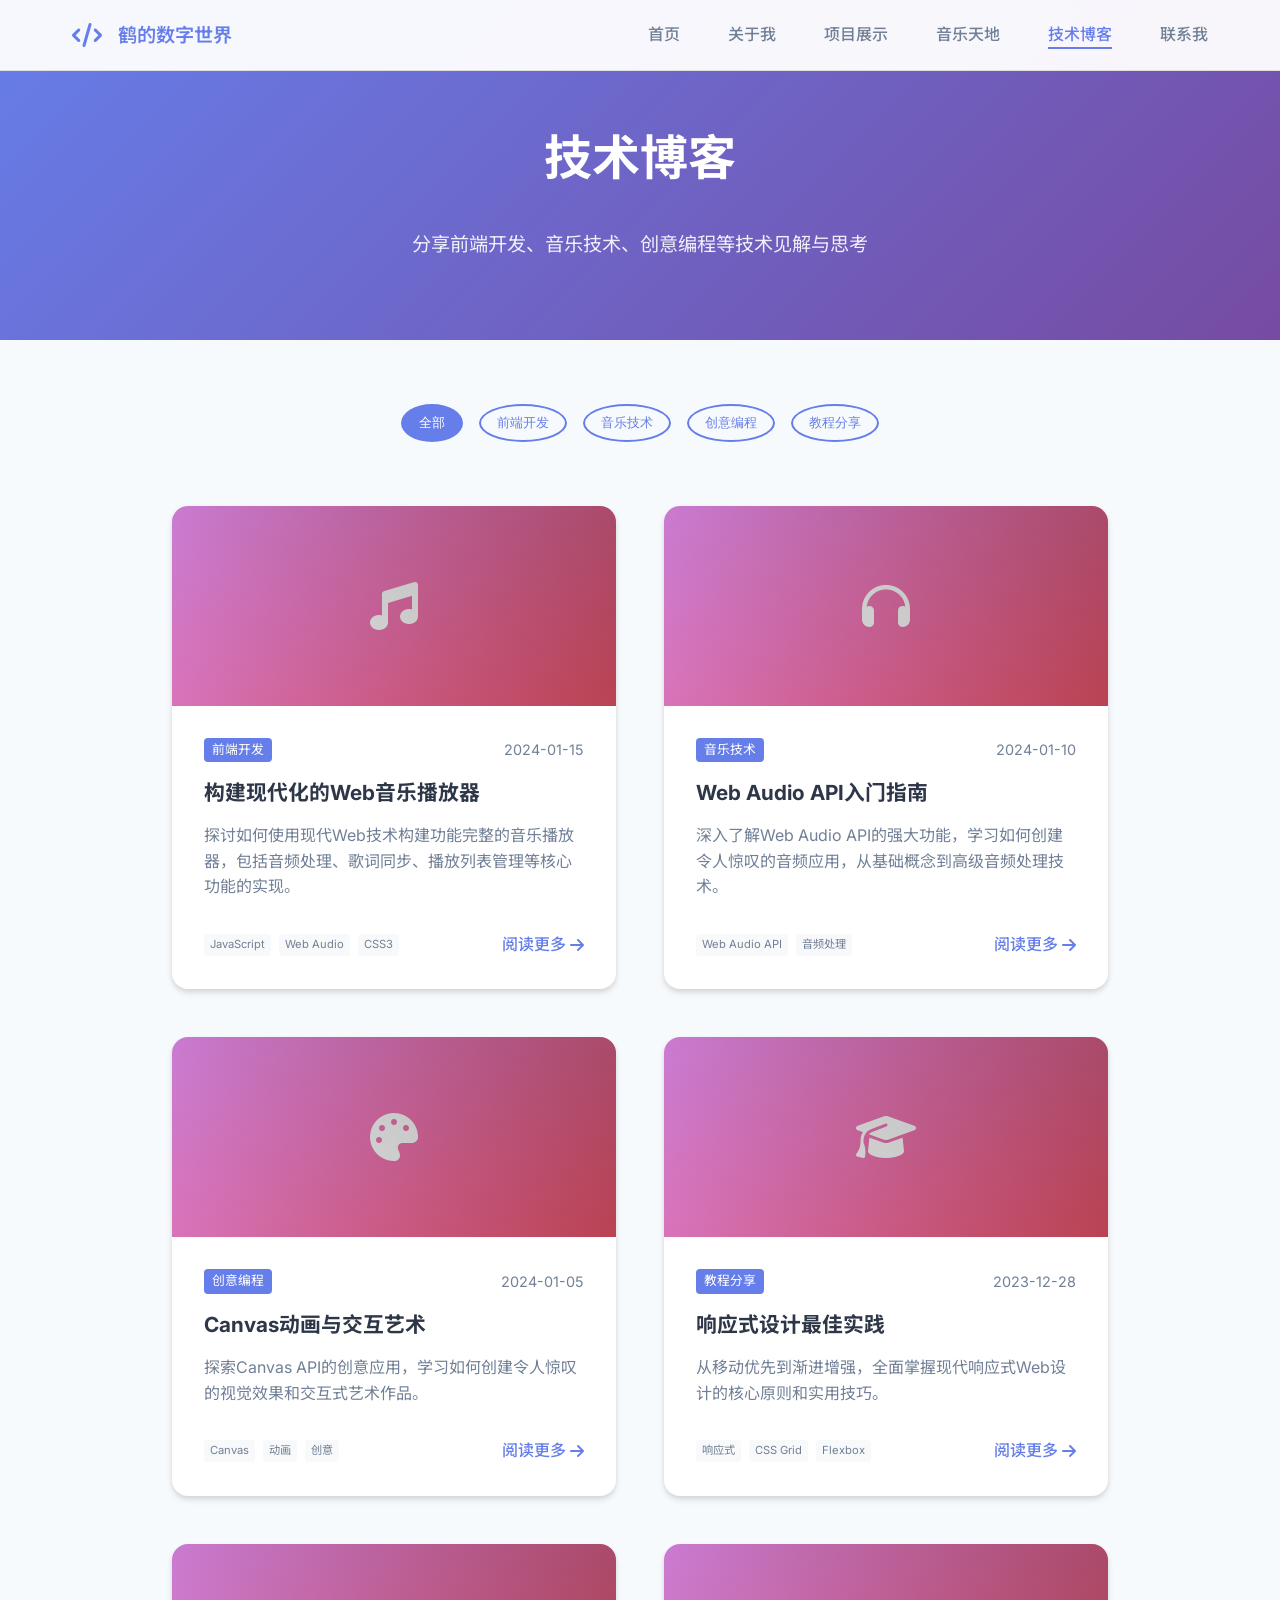
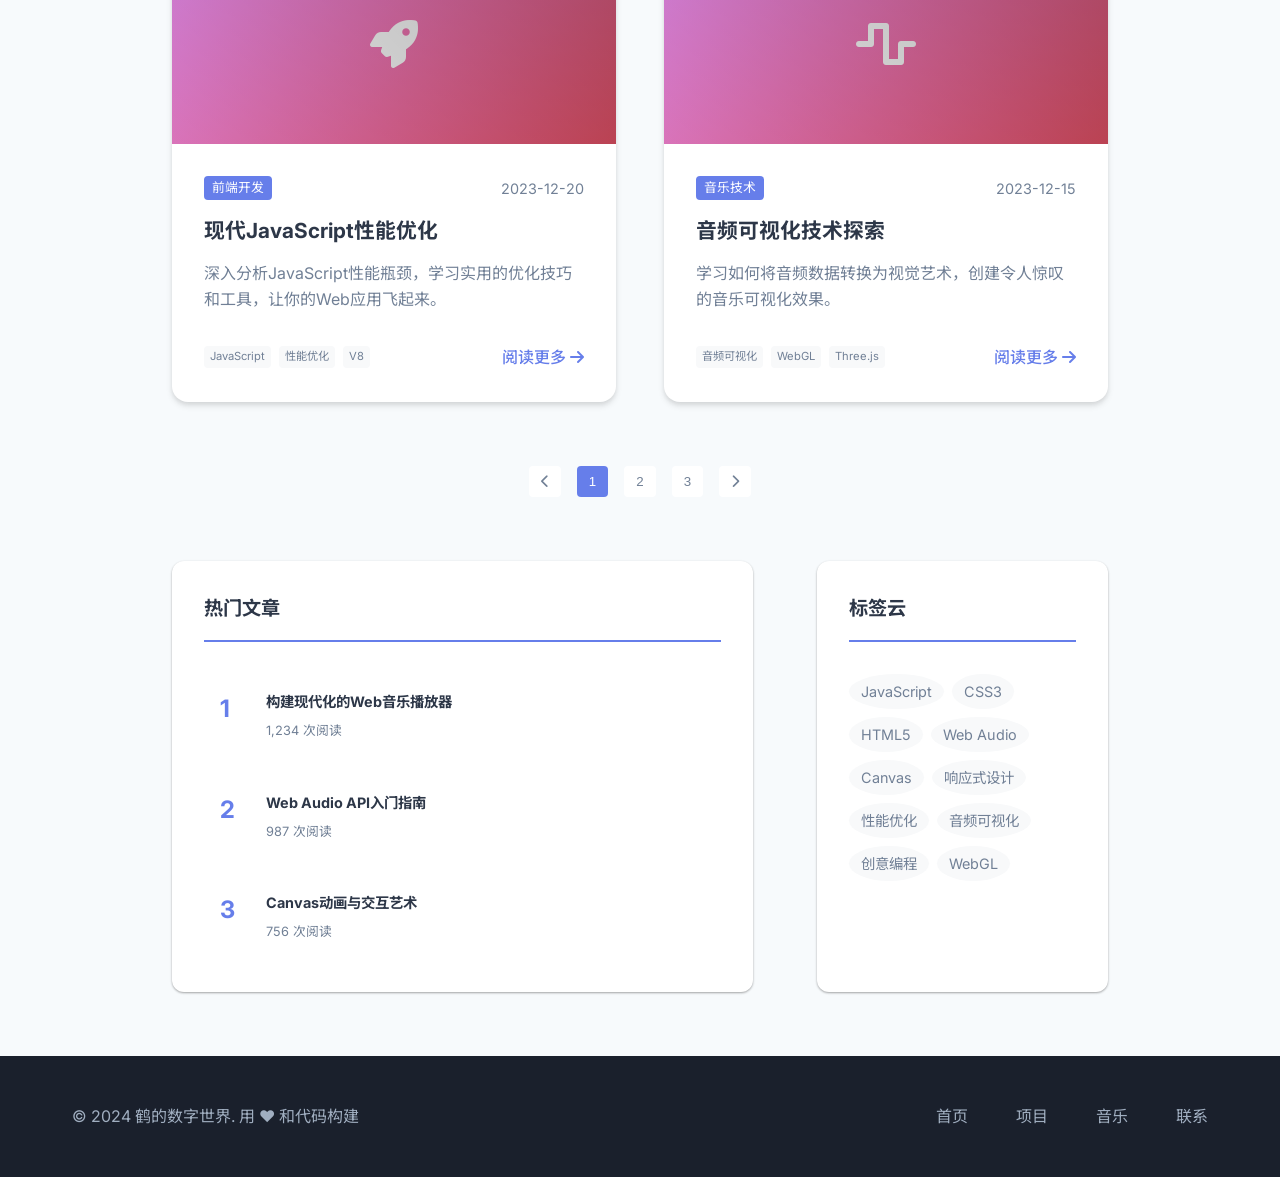
<file: blog.html>
<!DOCTYPE html>
<html lang="zh-CN">

<head>
    <meta charset="UTF-8">
    <meta name="viewport" content="width=device-width, initial-scale=1.0">
    <title>技术博客 - 鹤的数字世界</title>
    <meta name="description" content="分享前端开发、音乐技术、创意编程等技术见解与思考">
    <link rel="stylesheet" href="style.css">
    <link rel="stylesheet" href="https://cdnjs.cloudflare.com/ajax/libs/font-awesome/6.5.2/css/all.min.css">
    <link
        href="https://fonts.googleapis.com/css2?family=Inter:wght@300;400;500;600;700&family=Noto+Sans+SC:wght@300;400;500;700&display=swap"
        rel="stylesheet">
    <style>
        /* 博客页面特有样式 */
        .blog-hero {
            background: var(--gradient-primary);
            padding: 120px 0 80px;
            text-align: center;
            color: var(--text-white);
        }

        .blog-hero h1 {
            font-size: 3rem;
            margin-bottom: var(--spacing-md);
        }

        .blog-hero p {
            font-size: 1.2rem;
            opacity: 0.9;
            max-width: 600px;
            margin: 0 auto;
        }

        .blog-container {
            max-width: 1000px;
            margin: 0 auto;
            padding: var(--spacing-xl) var(--spacing-md);
        }

        .blog-filters {
            display: flex;
            justify-content: center;
            gap: var(--spacing-sm);
            margin-bottom: var(--spacing-xl);
            flex-wrap: wrap;
        }

        .filter-btn {
            padding: 8px 16px;
            border: 2px solid var(--primary-color);
            background: transparent;
            color: var(--primary-color);
            border-radius: var(--radius-full);
            cursor: pointer;
            transition: all 0.3s ease;
            font-weight: 500;
        }

        .filter-btn:hover,
        .filter-btn.active {
            background: var(--primary-color);
            color: var(--text-white);
        }

        .blog-grid {
            display: grid;
            grid-template-columns: repeat(auto-fit, minmax(350px, 1fr));
            gap: var(--spacing-lg);
            margin-bottom: var(--spacing-xl);
        }

        .blog-post-card {
            background: var(--bg-section);
            border-radius: var(--radius-xl);
            overflow: hidden;
            box-shadow: var(--shadow-md);
            transition: all 0.3s ease;
            cursor: pointer;
        }

        .blog-post-card:hover {
            transform: translateY(-10px);
            box-shadow: var(--shadow-xl);
        }

        .blog-post-image {
            height: 200px;
            background: var(--gradient-secondary);
            display: flex;
            align-items: center;
            justify-content: center;
            font-size: 3rem;
            color: var(--text-white);
            position: relative;
            overflow: hidden;
        }

        .blog-post-image::after {
            content: '';
            position: absolute;
            top: 0;
            left: 0;
            right: 0;
            bottom: 0;
            background: linear-gradient(45deg, rgba(0, 0, 0, 0.1), rgba(0, 0, 0, 0.3));
        }

        .blog-post-content {
            padding: var(--spacing-md);
        }

        .blog-post-meta {
            display: flex;
            justify-content: space-between;
            align-items: center;
            margin-bottom: var(--spacing-sm);
            font-size: 0.9rem;
            color: var(--text-secondary);
        }

        .blog-post-category {
            background: var(--primary-color);
            color: var(--text-white);
            padding: 2px 8px;
            border-radius: var(--radius-sm);
            font-size: 0.8rem;
        }

        .blog-post-title {
            font-size: 1.3rem;
            color: var(--text-primary);
            margin-bottom: var(--spacing-sm);
            line-height: 1.4;
        }

        .blog-post-excerpt {
            color: var(--text-secondary);
            line-height: 1.6;
            margin-bottom: var(--spacing-md);
        }

        .blog-post-footer {
            display: flex;
            justify-content: space-between;
            align-items: center;
        }

        .blog-post-tags {
            display: flex;
            gap: var(--spacing-xs);
            flex-wrap: wrap;
        }

        .blog-post-tag {
            background: var(--bg-card);
            color: var(--text-secondary);
            padding: 2px 6px;
            border-radius: var(--radius-sm);
            font-size: 0.7rem;
        }

        .read-more {
            color: var(--primary-color);
            text-decoration: none;
            font-weight: 500;
            display: flex;
            align-items: center;
            gap: 4px;
            transition: gap 0.3s ease;
        }

        .read-more:hover {
            gap: 8px;
        }

        .blog-pagination {
            display: flex;
            justify-content: center;
            gap: var(--spacing-sm);
            margin-top: var(--spacing-xl);
        }

        .page-btn {
            padding: 8px 12px;
            border: 1px solid var(--border-color);
            background: var(--bg-section);
            color: var(--text-secondary);
            border-radius: var(--radius-sm);
            cursor: pointer;
            transition: all 0.3s ease;
        }

        .page-btn:hover,
        .page-btn.active {
            background: var(--primary-color);
            color: var(--text-white);
            border-color: var(--primary-color);
        }

        .blog-sidebar {
            display: grid;
            grid-template-columns: 2fr 1fr;
            gap: var(--spacing-xl);
            margin-top: var(--spacing-xl);
        }

        .sidebar-section {
            background: var(--bg-section);
            padding: var(--spacing-md);
            border-radius: var(--radius-lg);
            box-shadow: var(--shadow-sm);
        }

        .sidebar-title {
            font-size: 1.2rem;
            color: var(--text-primary);
            margin-bottom: var(--spacing-md);
            padding-bottom: var(--spacing-sm);
            border-bottom: 2px solid var(--primary-color);
        }

        .popular-posts {
            display: flex;
            flex-direction: column;
            gap: var(--spacing-sm);
        }

        .popular-post {
            display: flex;
            gap: var(--spacing-sm);
            padding: var(--spacing-sm);
            border-radius: var(--radius-sm);
            transition: background 0.3s ease;
            cursor: pointer;
        }

        .popular-post:hover {
            background: var(--bg-card);
        }

        .popular-post-number {
            font-size: 1.5rem;
            font-weight: 700;
            color: var(--primary-color);
            min-width: 30px;
        }

        .popular-post-info h4 {
            font-size: 0.9rem;
            color: var(--text-primary);
            margin-bottom: 4px;
        }

        .popular-post-info span {
            font-size: 0.8rem;
            color: var(--text-secondary);
        }

        .tag-cloud {
            display: flex;
            flex-wrap: wrap;
            gap: var(--spacing-xs);
        }

        .cloud-tag {
            padding: 6px 12px;
            background: var(--bg-card);
            color: var(--text-secondary);
            border-radius: var(--radius-full);
            font-size: 0.9rem;
            transition: all 0.3s ease;
            cursor: pointer;
        }

        .cloud-tag:hover {
            background: var(--primary-color);
            color: var(--text-white);
            transform: translateY(-2px);
        }

        @media (max-width: 768px) {
            .blog-hero h1 {
                font-size: 2rem;
            }

            .blog-grid {
                grid-template-columns: 1fr;
            }

            .blog-sidebar {
                grid-template-columns: 1fr;
            }

            .blog-filters {
                justify-content: flex-start;
                overflow-x: auto;
                padding-bottom: var(--spacing-sm);
            }
        }
    </style>
</head>

<body>
    <!-- 导航栏 -->
    <nav class="navbar">
        <div class="nav-container">
            <div class="nav-logo">
                <i class="fas fa-code"></i>
                <span>鹤的数字世界</span>
            </div>
            <ul class="nav-menu">
                <li class="nav-item">
                    <a href="index.html" class="nav-link">首页</a>
                </li>
                <li class="nav-item">
                    <a href="index.html#about" class="nav-link">关于我</a>
                </li>
                <li class="nav-item">
                    <a href="index.html#projects" class="nav-link">项目展示</a>
                </li>
                <li class="nav-item">
                    <a href="index.html#music" class="nav-link">音乐天地</a>
                </li>
                <li class="nav-item">
                    <a href="blog.html" class="nav-link active">技术博客</a>
                </li>
                <li class="nav-item">
                    <a href="index.html#contact" class="nav-link">联系我</a>
                </li>
            </ul>
            <div class="nav-toggle">
                <span class="bar"></span>
                <span class="bar"></span>
                <span class="bar"></span>
            </div>
        </div>
    </nav>

    <!-- 博客英雄区域 -->
    <section class="blog-hero">
        <div class="container">
            <h1>技术博客</h1>
            <p>分享前端开发、音乐技术、创意编程等技术见解与思考</p>
        </div>
    </section>

    <!-- 博客内容 -->
    <main class="blog-container">
        <!-- 分类筛选 -->
        <div class="blog-filters">
            <button class="filter-btn active" data-category="all">全部</button>
            <button class="filter-btn" data-category="frontend">前端开发</button>
            <button class="filter-btn" data-category="music">音乐技术</button>
            <button class="filter-btn" data-category="creative">创意编程</button>
            <button class="filter-btn" data-category="tutorial">教程分享</button>
        </div>

        <!-- 博客文章网格 -->
        <div class="blog-grid" id="blogGrid">
            <!-- 文章卡片1 -->
            <article class="blog-post-card" data-category="frontend">
                <div class="blog-post-image">
                    <i class="fas fa-music"></i>
                </div>
                <div class="blog-post-content">
                    <div class="blog-post-meta">
                        <span class="blog-post-category">前端开发</span>
                        <span>2024-01-15</span>
                    </div>
                    <h3 class="blog-post-title">构建现代化的Web音乐播放器</h3>
                    <p class="blog-post-excerpt">
                        探讨如何使用现代Web技术构建功能完整的音乐播放器，包括音频处理、歌词同步、播放列表管理等核心功能的实现。
                    </p>
                    <div class="blog-post-footer">
                        <div class="blog-post-tags">
                            <span class="blog-post-tag">JavaScript</span>
                            <span class="blog-post-tag">Web Audio</span>
                            <span class="blog-post-tag">CSS3</span>
                        </div>
                        <a href="#" class="read-more">
                            阅读更多 <i class="fas fa-arrow-right"></i>
                        </a>
                    </div>
                </div>
            </article>

            <!-- 文章卡片2 -->
            <article class="blog-post-card" data-category="music">
                <div class="blog-post-image">
                    <i class="fas fa-headphones"></i>
                </div>
                <div class="blog-post-content">
                    <div class="blog-post-meta">
                        <span class="blog-post-category">音乐技术</span>
                        <span>2024-01-10</span>
                    </div>
                    <h3 class="blog-post-title">Web Audio API入门指南</h3>
                    <p class="blog-post-excerpt">
                        深入了解Web Audio API的强大功能，学习如何创建令人惊叹的音频应用，从基础概念到高级音频处理技术。
                    </p>
                    <div class="blog-post-footer">
                        <div class="blog-post-tags">
                            <span class="blog-post-tag">Web Audio API</span>
                            <span class="blog-post-tag">音频处理</span>
                        </div>
                        <a href="#" class="read-more">
                            阅读更多 <i class="fas fa-arrow-right"></i>
                        </a>
                    </div>
                </div>
            </article>

            <!-- 文章卡片3 -->
            <article class="blog-post-card" data-category="creative">
                <div class="blog-post-image">
                    <i class="fas fa-palette"></i>
                </div>
                <div class="blog-post-content">
                    <div class="blog-post-meta">
                        <span class="blog-post-category">创意编程</span>
                        <span>2024-01-05</span>
                    </div>
                    <h3 class="blog-post-title">Canvas动画与交互艺术</h3>
                    <p class="blog-post-excerpt">
                        探索Canvas API的创意应用，学习如何创建令人惊叹的视觉效果和交互式艺术作品。
                    </p>
                    <div class="blog-post-footer">
                        <div class="blog-post-tags">
                            <span class="blog-post-tag">Canvas</span>
                            <span class="blog-post-tag">动画</span>
                            <span class="blog-post-tag">创意</span>
                        </div>
                        <a href="#" class="read-more">
                            阅读更多 <i class="fas fa-arrow-right"></i>
                        </a>
                    </div>
                </div>
            </article>

            <!-- 文章卡片4 -->
            <article class="blog-post-card" data-category="tutorial">
                <div class="blog-post-image">
                    <i class="fas fa-graduation-cap"></i>
                </div>
                <div class="blog-post-content">
                    <div class="blog-post-meta">
                        <span class="blog-post-category">教程分享</span>
                        <span>2023-12-28</span>
                    </div>
                    <h3 class="blog-post-title">响应式设计最佳实践</h3>
                    <p class="blog-post-excerpt">
                        从移动优先到渐进增强，全面掌握现代响应式Web设计的核心原则和实用技巧。
                    </p>
                    <div class="blog-post-footer">
                        <div class="blog-post-tags">
                            <span class="blog-post-tag">响应式</span>
                            <span class="blog-post-tag">CSS Grid</span>
                            <span class="blog-post-tag">Flexbox</span>
                        </div>
                        <a href="#" class="read-more">
                            阅读更多 <i class="fas fa-arrow-right"></i>
                        </a>
                    </div>
                </div>
            </article>

            <!-- 文章卡片5 -->
            <article class="blog-post-card" data-category="frontend">
                <div class="blog-post-image">
                    <i class="fas fa-rocket"></i>
                </div>
                <div class="blog-post-content">
                    <div class="blog-post-meta">
                        <span class="blog-post-category">前端开发</span>
                        <span>2023-12-20</span>
                    </div>
                    <h3 class="blog-post-title">现代JavaScript性能优化</h3>
                    <p class="blog-post-excerpt">
                        深入分析JavaScript性能瓶颈，学习实用的优化技巧和工具，让你的Web应用飞起来。
                    </p>
                    <div class="blog-post-footer">
                        <div class="blog-post-tags">
                            <span class="blog-post-tag">JavaScript</span>
                            <span class="blog-post-tag">性能优化</span>
                            <span class="blog-post-tag">V8</span>
                        </div>
                        <a href="#" class="read-more">
                            阅读更多 <i class="fas fa-arrow-right"></i>
                        </a>
                    </div>
                </div>
            </article>

            <!-- 文章卡片6 -->
            <article class="blog-post-card" data-category="music">
                <div class="blog-post-image">
                    <i class="fas fa-wave-square"></i>
                </div>
                <div class="blog-post-content">
                    <div class="blog-post-meta">
                        <span class="blog-post-category">音乐技术</span>
                        <span>2023-12-15</span>
                    </div>
                    <h3 class="blog-post-title">音频可视化技术探索</h3>
                    <p class="blog-post-excerpt">
                        学习如何将音频数据转换为视觉艺术，创建令人惊叹的音乐可视化效果。
                    </p>
                    <div class="blog-post-footer">
                        <div class="blog-post-tags">
                            <span class="blog-post-tag">音频可视化</span>
                            <span class="blog-post-tag">WebGL</span>
                            <span class="blog-post-tag">Three.js</span>
                        </div>
                        <a href="#" class="read-more">
                            阅读更多 <i class="fas fa-arrow-right"></i>
                        </a>
                    </div>
                </div>
            </article>
        </div>

        <!-- 分页 -->
        <div class="blog-pagination">
            <button class="page-btn" disabled><i class="fas fa-chevron-left"></i></button>
            <button class="page-btn active">1</button>
            <button class="page-btn">2</button>
            <button class="page-btn">3</button>
            <button class="page-btn"><i class="fas fa-chevron-right"></i></button>
        </div>

        <!-- 侧边栏 -->
        <div class="blog-sidebar">
            <div class="sidebar-section">
                <h3 class="sidebar-title">热门文章</h3>
                <div class="popular-posts">
                    <div class="popular-post">
                        <div class="popular-post-number">1</div>
                        <div class="popular-post-info">
                            <h4>构建现代化的Web音乐播放器</h4>
                            <span>1,234 次阅读</span>
                        </div>
                    </div>
                    <div class="popular-post">
                        <div class="popular-post-number">2</div>
                        <div class="popular-post-info">
                            <h4>Web Audio API入门指南</h4>
                            <span>987 次阅读</span>
                        </div>
                    </div>
                    <div class="popular-post">
                        <div class="popular-post-number">3</div>
                        <div class="popular-post-info">
                            <h4>Canvas动画与交互艺术</h4>
                            <span>756 次阅读</span>
                        </div>
                    </div>
                </div>
            </div>

            <div class="sidebar-section">
                <h3 class="sidebar-title">标签云</h3>
                <div class="tag-cloud">
                    <span class="cloud-tag">JavaScript</span>
                    <span class="cloud-tag">CSS3</span>
                    <span class="cloud-tag">HTML5</span>
                    <span class="cloud-tag">Web Audio</span>
                    <span class="cloud-tag">Canvas</span>
                    <span class="cloud-tag">响应式设计</span>
                    <span class="cloud-tag">性能优化</span>
                    <span class="cloud-tag">音频可视化</span>
                    <span class="cloud-tag">创意编程</span>
                    <span class="cloud-tag">WebGL</span>
                </div>
            </div>
        </div>
    </main>

    <!-- 页脚 -->
    <footer class="footer">
        <div class="container">
            <div class="footer-content">
                <div class="footer-text">
                    <p>&copy; 2024 鹤的数字世界. 用 ❤️ 和代码构建</p>
                </div>
                <div class="footer-links">
                    <a href="index.html">首页</a>
                    <a href="index.html#projects">项目</a>
                    <a href="index.html#music">音乐</a>
                    <a href="index.html#contact">联系</a>
                </div>
            </div>
        </div>
    </footer>

    <script>
        // 博客页面特有功能
        document.addEventListener('DOMContentLoaded', function () {
            // 分类筛选功能
            const filterBtns = document.querySelectorAll('.filter-btn');
            const blogPosts = document.querySelectorAll('.blog-post-card');

            filterBtns.forEach(btn => {
                btn.addEventListener('click', function () {
                    // 更新按钮状态
                    filterBtns.forEach(b => b.classList.remove('active'));
                    this.classList.add('active');

                    const category = this.dataset.category;

                    // 筛选文章
                    blogPosts.forEach(post => {
                        if (category === 'all' || post.dataset.category === category) {
                            post.style.display = 'block';
                            setTimeout(() => {
                                post.style.opacity = '1';
                                post.style.transform = 'translateY(0)';
                            }, 100);
                        } else {
                            post.style.opacity = '0';
                            post.style.transform = 'translateY(20px)';
                            setTimeout(() => {
                                post.style.display = 'none';
                            }, 300);
                        }
                    });
                });
            });

            // 文章卡片点击效果
            blogPosts.forEach(post => {
                post.addEventListener('click', function (e) {
                    if (!e.target.closest('.read-more')) {
                        // 模拟跳转到文章详情页
                        console.log('跳转到文章详情页');
                    }
                });
            });

            // 分页功能
            const pageBtns = document.querySelectorAll('.page-btn');
            pageBtns.forEach(btn => {
                btn.addEventListener('click', function () {
                    if (!this.disabled) {
                        pageBtns.forEach(b => b.classList.remove('active'));
                        this.classList.add('active');
                        // 这里可以添加实际的分页逻辑
                        console.log('切换到页面:', this.textContent);
                    }
                });
            });

            // 标签云点击
            const cloudTags = document.querySelectorAll('.cloud-tag');
            cloudTags.forEach(tag => {
                tag.addEventListener('click', function () {
                    // 可以实现标签搜索功能
                    console.log('搜索标签:', this.textContent);
                });
            });

            // 热门文章点击
            const popularPosts = document.querySelectorAll('.popular-post');
            popularPosts.forEach(post => {
                post.addEventListener('click', function () {
                    console.log('跳转到热门文章');
                });
            });
        });
    </script>
</body>

</html>
</file>
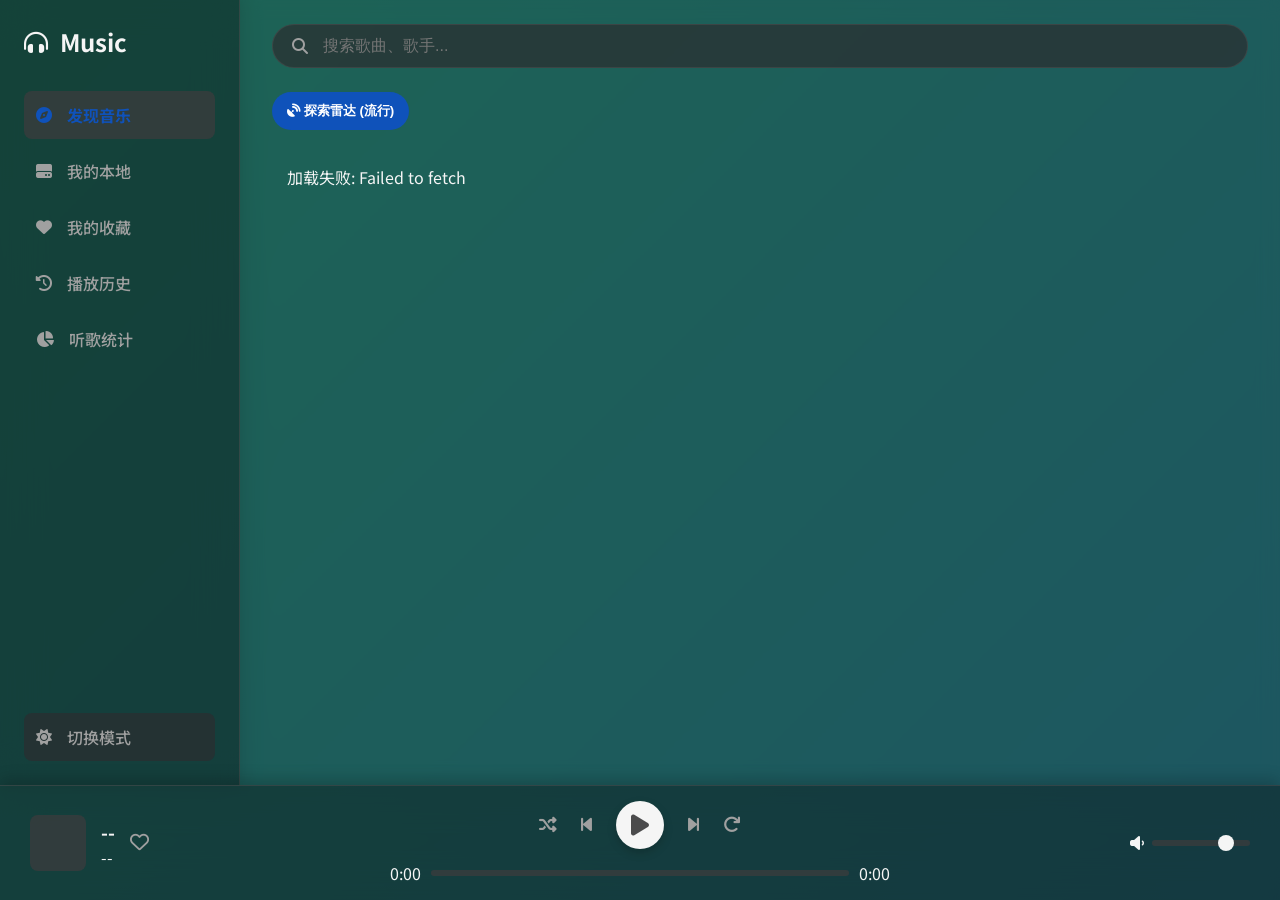
<file: music.html>
<!DOCTYPE html>
<html lang="zh-CN">

<head>
    <meta charset="UTF-8">
    <meta name="viewport" content="width=device-width, initial-scale=1.0">
    <title>音乐库</title>
    <link rel="preconnect" href="https://fonts.googleapis.com">
    <link rel="preconnect" href="https://fonts.gstatic.com" crossorigin>
    <link href="https://fonts.googleapis.com/css2?family=Noto+Sans+SC:wght@300;400;500;700&display=swap"
        rel="stylesheet">
    <link rel="stylesheet" href="https://cdnjs.cloudflare.com/ajax/libs/font-awesome/6.5.2/css/all.min.css">
    <style>
        :root {
            --font-main: 'Noto Sans SC', 'Segoe UI', Arial, sans-serif;
            --accent-color: #0F52BA;
            --accent-color-hover: #00318C;
            --danger-color: #D32F2F;
            --download-color: #27ae60;

            --bg-color-dark: #191A1C;
            --sidebar-bg: rgba(17, 18, 19, 0.75);
            --main-bg: rgba(25, 26, 28, 0.6);
            --player-bg: rgba(17, 18, 19, 0.75);

            --text-color-primary: #F5F5F5;
            --text-color-secondary: #A0A0A0;

            --component-bg: rgba(44, 45, 47, 0.7);
            --hover-bg: rgba(58, 59, 61, 0.8);
            --border-color: rgba(80, 80, 80, 0.5);
        }

        .light-mode {
            --accent-color: #0F52BA;
            --accent-color-hover: #0039A6;
            --download-color: #2ecc71;
            --danger-color: #c0392b;

            --bg-color-dark: #F4F6F8;
            --sidebar-bg: rgba(255, 255, 255, 0.7);
            --main-bg: rgba(244, 246, 248, 0.65);
            --player-bg: rgba(255, 255, 255, 0.7);

            --text-color-primary: #121212;
            --text-color-secondary: #6B7280;

            --component-bg: rgba(255, 255, 255, 0.6);
            --hover-bg: rgba(234, 236, 239, 0.7);
            --border-color: rgba(200, 200, 200, 0.6);
        }

        * {
            margin: 0;
            padding: 0;
            box-sizing: border-box;
        }

        ::-webkit-scrollbar {
            width: 8px;
        }

        ::-webkit-scrollbar-track {
            background: transparent;
        }

        ::-webkit-scrollbar-thumb {
            background: var(--hover-bg);
            border-radius: 4px;
        }

        ::-webkit-scrollbar-thumb:hover {
            background: var(--accent-color);
        }

        body {
            font-family: var(--font-main);
            color: var(--text-color-primary);
            background-color: var(--bg-color-dark);
            overflow: hidden;
            transition: background-color 0.3s;
        }

        @keyframes gradient-animation {
            0% {
                background-position: 0% 50%;
            }

            50% {
                background-position: 100% 50%;
            }

            100% {
                background-position: 0% 50%;
            }
        }

        .app-container {
            display: grid;
            grid-template-columns: 240px 1fr;
            grid-template-rows: 1fr auto;
            grid-template-areas: "sidebar main" "player player";
            height: 100vh;
            width: 100vw;
            background: linear-gradient(-45deg, #ee7752, #e73c7e, #23a6d5, #23d5ab);
            background-size: 400% 400%;
            animation: gradient-animation 15s ease infinite;
        }

        .sidebar {
            grid-area: sidebar;
            background-color: var(--sidebar-bg);
            padding: 24px;
            display: flex;
            flex-direction: column;
            border-right: 1px solid var(--border-color);
            box-shadow: 2px 0 15px rgba(0, 0, 0, 0.2);
            transition: background-color 0.3s, border-color 0.3s;
            backdrop-filter: blur(20px);
            -webkit-backdrop-filter: blur(20px);
        }

        .sidebar h1 {
            color: var(--text-color-primary);
            margin-bottom: 32px;
            display: flex;
            align-items: center;
            gap: 12px;
        }

        .sidebar nav ul {
            list-style: none;
        }

        .sidebar nav a {
            color: var(--text-color-secondary);
            display: flex;
            align-items: center;
            gap: 15px;
            padding: 12px;
            margin-bottom: 8px;
            border-radius: 8px;
            text-decoration: none;
            font-weight: 500;
            transition: all 0.2s ease;
        }

        .sidebar nav a:hover {
            color: var(--text-color-primary);
            background-color: var(--hover-bg);
        }

        .sidebar nav a.active {
            color: var(--accent-color);
            font-weight: 700;
            background-color: var(--hover-bg);
        }

        .main-content {
            grid-area: main;
            overflow-y: auto;
            padding: 24px 32px;
            background-color: var(--main-bg);
            backdrop-filter: blur(10px);
            -webkit-backdrop-filter: blur(10px);
        }

        .search-area {
            position: relative;
            margin-bottom: 24px;
        }

        .search-area i.fa-search {
            position: absolute;
            left: 20px;
            top: 50%;
            transform: translateY(-50%);
            color: var(--text-color-secondary);
        }

        .search-area input {
            background-color: var(--component-bg);
            border: 1px solid var(--border-color);
            color: var(--text-color-primary);
            width: 100%;
            padding: 12px 20px 12px 50px;
            font-size: 1em;
            border-radius: 50px;
            outline: none;
            transition: all 0.3s;
        }

        .search-area input:focus {
            border-color: var(--accent-color);
            box-shadow: 0 0 10px rgba(15, 82, 186, 0.2);
        }

        .song-list-header,
        .song-item {
            display: grid;
            grid-template-columns: 40px 3fr 2fr 2fr 40px 40px;
            align-items: center;
            padding: 10px 15px;
            gap: 15px;
        }

        #stats-top-tracks .song-item,
        #stats-top-artists .song-item {
            grid-template-columns: 40px 3fr 2fr 1fr 40px;
        }

        .song-list-header {
            color: var(--text-color-secondary);
            font-size: 0.8em;
            border-bottom: 1px solid var(--border-color);
            background-color: var(--component-bg);
            border-radius: 8px 8px 0 0;
            margin-top: 10px;
        }

        .song-item {
            border-radius: 8px;
            transition: background-color 0.2s;
            cursor: pointer;
            font-size: 0.9em;
            border-bottom: 1px solid var(--border-color);
        }

        .song-list>.song-item:last-child {
            border-bottom: none;
        }

        .song-item:hover {
            background-color: var(--hover-bg);
        }

        .song-item.current {
            background-color: var(--hover-bg);
        }

        .song-item.current .song-title>span:first-child {
            color: var(--accent-color);
        }

        .song-item .song-title {
            display: flex;
            flex-direction: column;
            overflow: hidden;
            text-overflow: ellipsis;
            white-space: nowrap;
        }

        .song-item .song-title .error-msg {
            font-size: 0.8em;
            color: var(--danger-color);
            margin-top: 4px;
        }

        .action-btn {
            color: var(--text-color-secondary);
            cursor: pointer;
            transition: color 0.2s, transform 0.2s;
            text-align: center;
        }

        .action-btn:hover {
            transform: scale(1.2);
        }

        .fav-btn.favourited {
            color: var(--accent-color);
        }

        .download-btn:hover {
            color: var(--download-color);
        }

        .delete-btn:hover {
            color: var(--danger-color);
        }

        .now-playing-bar {
            grid-area: player;
            background-color: var(--player-bg);
            border-top: 1px solid var(--border-color);
            padding: 15px 30px;
            display: grid;
            grid-template-columns: 1fr 2fr 1fr;
            align-items: center;
            gap: 20px;
            box-shadow: 0 -5px 15px rgba(0, 0, 0, 0.2);
            backdrop-filter: blur(20px);
            -webkit-backdrop-filter: blur(20px);
        }

        .song-info-bar {
            display: flex;
            align-items: center;
            gap: 15px;
            min-width: 0;
        }

        .song-info-bar img {
            width: 56px;
            height: 56px;
            border-radius: 8px;
            object-fit: cover;
            background-color: var(--hover-bg);
        }

        .song-info-bar .fav-btn {
            font-size: 1.2em;
        }

        .song-info-bar div {
            overflow: hidden;
        }

        .song-info-bar div h3,
        .song-info-bar div p {
            white-space: nowrap;
            overflow: hidden;
            text-overflow: ellipsis;
        }

        .player-controls {
            display: flex;
            flex-direction: column;
            align-items: center;
        }

        .control-buttons {
            display: flex;
            align-items: center;
            justify-content: center;
            gap: 24px;
            margin-bottom: 12px;
        }

        #playPauseBtn {
            background-color: var(--text-color-primary);
            color: var(--player-bg);
            width: 48px;
            height: 48px;
            border-radius: 50%;
            display: flex;
            align-items: center;
            justify-content: center;
            font-size: 1.5em;
            box-shadow: 0 4px 10px rgba(0, 0, 0, 0.2);
            transition: all 0.3s ease;
            cursor: pointer;
            border: none;
        }

        .light-mode #playPauseBtn {
            color: #FFFFFF;
            background-color: #121212;
        }

        #playPauseBtn:hover {
            transform: scale(1.1);
        }

        .control-btn {
            background: none;
            border: none;
            color: var(--text-color-secondary);
            font-size: 1.1em;
            cursor: pointer;
            transition: all 0.2s;
        }

        .control-btn:hover {
            color: var(--text-color-primary);
            transform: scale(1.15);
        }

        .control-btn.active {
            color: var(--accent-color);
        }

        .progress-area {
            display: flex;
            align-items: center;
            gap: 10px;
            width: 100%;
            max-width: 500px;
        }

        .progress-bar {
            flex-grow: 1;
            height: 6px;
            background-color: var(--hover-bg);
            border-radius: 3px;
            cursor: pointer;
        }

        .progress {
            height: 100%;
            width: 0%;
            background-color: var(--accent-color);
            border-radius: 3px;
        }

        .time-display span {
            font-size: 0.75em;
            color: var(--text-color-secondary);
        }

        .extra-controls {
            display: flex;
            justify-content: flex-end;
            align-items: center;
            gap: 15px;
        }

        .volume-area {
            display: flex;
            align-items: center;
            gap: 8px;
            width: 120px;
        }

        input[type="range"] {
            -webkit-appearance: none;
            appearance: none;
            width: 100%;
            height: 6px;
            background-color: var(--hover-bg);
            border-radius: 3px;
            outline: none;
            cursor: pointer;
        }

        input[type="range"]::-webkit-slider-thumb {
            -webkit-appearance: none;
            appearance: none;
            width: 16px;
            height: 16px;
            background-color: var(--text-color-primary);
            border-radius: 50%;
            transition: background-color 0.3s;
        }

        input[type="range"]:hover::-webkit-slider-thumb {
            background-color: var(--accent-color);
        }

        .sidebar .theme-switcher {
            margin-top: auto;
            cursor: pointer;
            display: flex;
            align-items: center;
            gap: 15px;
            padding: 12px;
            border-radius: 8px;
            background-color: var(--component-bg);
            color: var(--text-color-secondary);
            font-weight: 500;
            transition: all 0.3s;
        }

        .sidebar .theme-switcher:hover {
            color: var(--text-color-primary);
            background-color: var(--hover-bg);
        }

        .view {
            display: none;
        }

        .view.active {
            display: block;
            animation: fadeIn 0.5s ease;
        }

        @keyframes fadeIn {
            from {
                opacity: 0;
                transform: translateY(10px);
            }

            to {
                opacity: 1;
                transform: translateY(0);
            }
        }

        .list-section h2,
        .view>h2 {
            margin-bottom: 20px;
            font-size: 1.8rem;
        }

        .stats-grid {
            display: grid;
            grid-template-columns: repeat(auto-fit, minmax(200px, 1fr));
            gap: 20px;
            margin-bottom: 30px;
        }

        .stat-card {
            background-color: var(--component-bg);
            padding: 20px;
            border-radius: 12px;
            box-shadow: 0 2px 4px rgba(0, 0, 0, 0.1);
        }

        .stat-card h3 {
            color: var(--text-color-secondary);
            font-size: 0.9rem;
            margin-bottom: 8px;
        }

        .stat-card p {
            font-size: 2rem;
            font-weight: bold;
        }

        .pagination-controls {
            display: flex;
            justify-content: center;
            align-items: center;
            padding: 20px 0;
            gap: 8px;
            user-select: none;
        }

        .page-btn {
            background-color: var(--component-bg);
            border: 1px solid var(--border-color);
            color: var(--text-color-secondary);
            padding: 8px 14px;
            min-width: 40px;
            border-radius: 8px;
            cursor: pointer;
            font-weight: 500;
            transition: all 0.2s ease;
        }

        .page-btn:hover {
            background-color: var(--hover-bg);
            color: var(--text-color-primary);
            border-color: var(--accent-color);
        }

        .page-btn.active {
            background-color: var(--accent-color);
            color: #FFFFFF;
            border-color: var(--accent-color);
            font-weight: 700;
        }

        .page-btn:disabled {
            opacity: 0.5;
            cursor: not-allowed;
        }

        .action-button {
            padding: 10px 15px;
            margin-bottom: 20px;
            border-radius: 20px;
            border: none;
            background: var(--accent-color);
            color: white;
            font-weight: bold;
            cursor: pointer;
            min-width: 120px;
        }
    </style>
</head>

<body class="dark-mode">

    <audio id="audioPlayer"></audio>

    <div class="app-container">
        <aside class="sidebar">
            <h1><i class="fas fa-headphones-alt"></i> Music</h1>
            <nav>
                <ul>
                    <li><a href="#" class="nav-link active" data-view="discover-view"><i
                                class="fas fa-compass"></i>发现音乐</a></li>
                    <!-- [] 本地音乐库的导航链接 -->
                    <li><a href="#" class="nav-link" data-view="local-view"><i class="fas fa-hdd"></i>我的本地</a></li>
                    <li><a href="#" class="nav-link" data-view="favourites-view"><i class="fas fa-heart"></i>我的收藏</a>
                    </li>
                    <li><a href="#" class="nav-link" data-view="history-view"><i class="fas fa-history"></i>播放历史</a>
                    </li>
                    <li><a href="#" class="nav-link" data-view="stats-view"><i class="fas fa-chart-pie"></i>听歌统计</a>
                    </li>
                </ul>
            </nav>
            <div class="theme-switcher" id="themeToggle"><i class="fas fa-sun"></i> <span>切换模式</span></div>
        </aside>

        <main class="main-content">
            <div id="discover-view" class="view active">
                <div class="search-area">
                    <i class="fas fa-search"></i>
                    <input type="search" id="searchInput" placeholder="搜索歌曲、歌手...">
                </div>
                <button id="loadOnlineBtn" class="action-button">
                    <i class="fas fa-satellite-dish"></i> 探索雷达
                </button>
                <div id="song-list-container" class="song-list"></div>
                <div id="pagination-discover" class="pagination-controls"></div>
            </div>

            <!-- [] 本地音乐库的视图 -->
            <div id="local-view" class="view">
                <h2><i class="fas fa-hdd"></i> 我的本地音乐</h2>
                <button id="addLocalFilesBtn" class="action-button">
                    <i class="fas fa-folder-plus"></i> 添加本地音乐
                </button>
                <input type="file" id="localFileInput" multiple accept="audio/*" style="display: none;">
                <div id="local-list-container" class="song-list"></div>
                <div id="pagination-local" class="pagination-controls"></div>
            </div>

            <div id="favourites-view" class="view">
                <h2><i class="fas fa-heart"></i> 我的收藏</h2>
                <div id="favourites-list-container" class="song-list"></div>
                <div id="pagination-favourites" class="pagination-controls"></div>
            </div>
            <div id="history-view" class="view">
                <h2><i class="fas fa-history"></i> 播放历史</h2>
                <div id="history-list-container" class="song-list"></div>
                <div id="pagination-history" class="pagination-controls"></div>
            </div>
            <div id="stats-view" class="view">
                <h2><i class="fas fa-chart-pie"></i> 听歌统计</h2>
                <div class="stats-grid">
                    <div class="stat-card">
                        <h3>总播放量</h3>
                        <p id="stats-total-plays">0</p>
                    </div>
                    <div class="stat-card">
                        <h3>不同歌曲</h3>
                        <p id="stats-unique-tracks">0</p>
                    </div>
                </div>
                <div class="list-section">
                    <h2>播放最多的歌曲</h2>
                    <div id="stats-top-tracks" class="song-list"></div>
                </div>
                <div class="list-section" style="margin-top: 30px;">
                    <h2>最常听的歌手</h2>
                    <div id="stats-top-artists" class="song-list"></div>
                </div>
            </div>
        </main>

        <footer class="now-playing-bar">
            <div class="song-info-bar">
                <img id="bar-album-art" src="[data-uri]">
                <div>
                    <h3 id="bar-song-title">--</h3>
                    <p id="bar-song-artist">--</p>
                </div>
                <i class="action-btn fav-btn far fa-heart" id="bar-fav-btn" title="添加到我的收藏"></i>
            </div>
            <div class="player-controls">
                <div class="control-buttons">
                    <button class="control-btn" id="shuffleBtn" title="随机"><i class="fas fa-random"></i></button>
                    <button class="control-btn" id="prevBtn" title="上一曲"><i class="fas fa-backward-step"></i></button>
                    <button id="playPauseBtn" title="播放"><i class="fas fa-play"></i></button>
                    <button class="control-btn" id="nextBtn" title="下一曲"><i class="fas fa-forward-step"></i></button>
                    <button class="control-btn" id="repeatBtn" title="循环"><i class="fas fa-redo"></i></button>
                </div>
                <div class="progress-area">
                    <span class="time-display" id="currentTime">0:00</span>
                    <div class="progress-bar" id="progressBar">
                        <div class="progress" id="progress"></div>
                    </div>
                    <span class="time-display" id="totalDuration">0:00</span>
                </div>
            </div>
            <div class="extra-controls">
                <div class="volume-area"><i class="fas fa-volume-down"></i><input type="range" id="volumeSlider" min="0"
                        max="1" step="0.01" value="0.8"></div>
            </div>
        </footer>
    </div>

    <script>
        document.addEventListener('DOMContentLoaded', () => {
            // [] IndexedDB 帮助对象
            const idbHelper = {
                db: null,
                init() {
                    return new Promise((resolve, reject) => {
                        const request = indexedDB.open("musicDB", 1);
                        request.onupgradeneeded = (event) => {
                            this.db = event.target.result;
                            if (!this.db.objectStoreNames.contains('songs')) {
                                this.db.createObjectStore('songs', { keyPath: 'id' });
                            }
                        };
                        request.onsuccess = (event) => {
                            this.db = event.target.result;
                            resolve(this.db);
                        };
                        request.onerror = (event) => reject("IndexedDB error: " + event.target.errorCode);
                    });
                },
                addSong(song) {
                    return new Promise((resolve, reject) => {
                        const transaction = this.db.transaction(['songs'], 'readwrite');
                        const store = transaction.objectStore('songs');
                        const request = store.put(song);
                        request.onsuccess = () => resolve();
                        request.onerror = (event) => reject(event.target.error);
                    });
                },
                getSongs() {
                    return new Promise((resolve, reject) => {
                        const transaction = this.db.transaction(['songs'], 'readonly');
                        const store = transaction.objectStore('songs');
                        const request = store.getAll();
                        request.onsuccess = () => resolve(request.result);
                        request.onerror = (event) => reject(event.target.error);
                    });
                },
                deleteSong(id) {
                    return new Promise((resolve, reject) => {
                        const transaction = this.db.transaction(['songs'], 'readwrite');
                        const store = transaction.objectStore('songs');
                        const request = store.delete(id);
                        request.onsuccess = () => resolve();
                        request.onerror = (event) => reject(event.target.error);
                    });
                },
            };

            const dom = {
                audioPlayer: document.getElementById('audioPlayer'),
                themeToggle: document.getElementById('themeToggle'),
                mainContent: document.querySelector('.main-content'),
                songListContainer: document.getElementById('song-list-container'),
                favouritesListContainer: document.getElementById('favourites-list-container'),
                historyListContainer: document.getElementById('history-list-container'),
                localListContainer: document.getElementById('local-list-container'), // 
                paginationDiscover: document.getElementById('pagination-discover'),
                paginationFavourites: document.getElementById('pagination-favourites'),
                paginationHistory: document.getElementById('pagination-history'),
                paginationLocal: document.getElementById('pagination-local'), // 
                searchInput: document.getElementById('searchInput'),
                loadOnlineBtn: document.getElementById('loadOnlineBtn'),
                addLocalFilesBtn: document.getElementById('addLocalFilesBtn'),
                localFileInput: document.getElementById('localFileInput'), // 
                barAlbumArt: document.getElementById('bar-album-art'),
                barSongTitle: document.getElementById('bar-song-title'),
                barSongArtist: document.getElementById('bar-song-artist'),
                barFavBtn: document.getElementById('bar-fav-btn'),
                playPauseBtn: document.getElementById('playPauseBtn'),
                prevBtn: document.getElementById('prevBtn'),
                nextBtn: document.getElementById('nextBtn'),
                shuffleBtn: document.getElementById('shuffleBtn'),
                repeatBtn: document.getElementById('repeatBtn'),
                currentTime: document.getElementById('currentTime'),
                totalDuration: document.getElementById('totalDuration'),
                progressBar: document.getElementById('progressBar'),
                progress: document.getElementById('progress'),
                volumeSlider: document.getElementById('volumeSlider'),
                statsTotalPlays: document.getElementById('stats-total-plays'),
                statsUniqueTracks: document.getElementById('stats-unique-tracks'),
                statsTopTracks: document.getElementById('stats-top-tracks'),
                statsTopArtists: document.getElementById('stats-top-artists'),
            };

            const API = {
                getList: async (keyword) => {
                    const url = `https://music-api.gdstudio.xyz/api.php?types=search&source=netease,kuwo&name=${encodeURIComponent(keyword)}&count=100`;
                    const response = await fetch(url);
                    if (!response.ok) throw new Error('API request failed');
                    const data = await response.json();
                    if (!Array.isArray(data)) throw new Error('Invalid API response');
                    return data.map(song => ({
                        id: `${song.source}_${song.id}`, name: song.name,
                        artists: [{ name: song.artist.join(' / ') }], album: song.album || '未知专辑',
                        source: song.source, lyric_id: song.lyric_id,
                        pic: `https://picsum.photos/400/400?random=${encodeURIComponent(song.name)}`
                    }));
                },
                getSongUrl: (song) => `https://music-api.gdstudio.xyz/api.php?types=url&id=${song.id.split('_')[1]}&source=${song.source}&br=320000`
            };

            const state = {
                discoverPlaylist: [], localPlaylist: [], currentPlaylist: [], currentTrackIndex: -1,
                isPlaying: false, isShuffle: false, repeatMode: 'none',
                history: [], favourites: [], itemsPerPage: 20,
                pagination: { discover: 1, favourites: 1, history: 1, local: 1 },
                keywords: ['热门', '华语', '流行', '摇滚', '民谣', '电子', '说唱', '经典老歌', '纯音乐', 'ACG'],
                lastKeyword: null, currentBlobUrl: null,
            };

            async function init() {
                try {
                    await idbHelper.init();
                    loadStateFromLocalStorage();
                    setupEventListeners();
                    await loadLocalSongs(); // 先加载本地歌曲
                    renderAllViews();
                    showView('discover-view');
                    fetchOnlineMusic();
                } catch (error) {
                    console.error("初始化失败:", error);
                    alert("无法初始化数据库，本地功能将不可用。");
                }
            }

            function setupEventListeners() {
                document.querySelectorAll('.nav-link').forEach(link => link.addEventListener('click', e => { e.preventDefault(); showView(e.currentTarget.dataset.view); }));
                dom.themeToggle.addEventListener('click', () => {
                    const isLight = document.body.classList.toggle('light-mode');
                    document.body.classList.toggle('dark-mode', !isLight);
                    localStorage.setItem('theme', isLight ? 'light' : 'dark');
                });
                dom.searchInput.addEventListener('keypress', e => { if (e.key === 'Enter' && e.target.value.trim()) fetchAndDisplaySearchResults(e.target.value.trim()); });
                dom.loadOnlineBtn.addEventListener('click', () => fetchOnlineMusic());
                dom.addLocalFilesBtn.addEventListener('click', () => dom.localFileInput.click());
                dom.localFileInput.addEventListener('change', processLocalFiles);
                dom.playPauseBtn.addEventListener('click', togglePlayPause);
                dom.barFavBtn.addEventListener('click', () => { if (dom.barFavBtn.dataset.songId) toggleFavourite(dom.barFavBtn.dataset.songId); });
                dom.nextBtn.addEventListener('click', playNext);
                dom.prevBtn.addEventListener('click', playPrevious);
                dom.shuffleBtn.addEventListener('click', toggleShuffle);
                dom.repeatBtn.addEventListener('click', toggleRepeat);
                dom.volumeSlider.addEventListener('input', e => dom.audioPlayer.volume = e.target.value);
                dom.progressBar.addEventListener('click', seek);
                dom.audioPlayer.addEventListener('timeupdate', updateProgress);
                dom.audioPlayer.addEventListener('loadedmetadata', () => dom.totalDuration.textContent = formatTime(dom.audioPlayer.duration));
                dom.audioPlayer.addEventListener('ended', handleSongEnd);
                dom.audioPlayer.addEventListener('play', () => updatePlayPauseIcon(true));
                dom.audioPlayer.addEventListener('pause', () => updatePlayPauseIcon(false));
                dom.mainContent.addEventListener('click', handleMainContentClick);
            }

            function handleMainContentClick(e) {
                const songItem = e.target.closest('.song-item');
                const pageBtn = e.target.closest('.page-btn');
                const actionBtn = e.target.closest('.action-btn');

                if (actionBtn) {
                    const songId = actionBtn.dataset.songId;
                    const allSongs = [...state.discoverPlaylist, ...state.localPlaylist, ...state.history, ...state.favourites];
                    const uniqueSongs = Array.from(new Map(allSongs.map(item => [item.id, item])).values());
                    const song = uniqueSongs.find(s => s.id.toString() === songId.toString());

                    if (actionBtn.classList.contains('fav-btn')) { toggleFavourite(songId); return; }
                    if (actionBtn.classList.contains('download-btn')) { downloadSong(song, actionBtn); return; }
                    if (actionBtn.classList.contains('delete-btn')) { deleteLocalSong(songId); return; }
                }

                if (songItem) {
                    const context = songItem.dataset.context;
                    const index = parseInt(songItem.dataset.index, 10);
                    state.currentPlaylist = getPlaylistByContext(context);
                    playSong(index);
                    return;
                }
                if (pageBtn && !pageBtn.disabled) {
                    const context = pageBtn.parentElement.dataset.context;
                    state.pagination[context] = parseInt(pageBtn.dataset.page, 10);
                    renderViewByContext(context);
                }
            }

            function getPlaylistByContext(context) {
                switch (context) {
                    case 'discover': return state.discoverPlaylist;
                    case 'favourites': return state.favourites;
                    case 'history': return state.history;
                    case 'local': return state.localPlaylist;
                    default: return [];
                }
            }

            function renderViewByContext(context) {
                const playlist = getPlaylistByContext(context);
                const container = getListContainerByContext(context);
                renderPlaylist(playlist, container, context);
            }

            function showView(viewId) {
                document.querySelectorAll('.view').forEach(v => v.classList.remove('active'));
                document.getElementById(viewId)?.classList.add('active');
                document.querySelectorAll('.nav-link').forEach(l => l.classList.remove('active'));
                document.querySelector(`.nav-link[data-view="${viewId}"]`)?.classList.add('active');
                if (viewId === 'local-view') {
                    renderPlaylist(state.localPlaylist, dom.localListContainer, 'local');
                }
            }

            function renderAllViews() {
                renderPlaylist(state.discoverPlaylist, dom.songListContainer, 'discover');
                renderPlaylist(state.localPlaylist, dom.localListContainer, 'local');
                renderFavourites();
                renderHistory();
                updateAndRenderStats();
            }

            function getListContainerByContext(context) {
                switch (context) {
                    case 'discover': return dom.songListContainer;
                    case 'favourites': return dom.favouritesListContainer;
                    case 'history': return dom.historyListContainer;
                    case 'local': return dom.localListContainer;
                    default: return null;
                }
            }

            function renderPlaylist(fullPlaylist, container, context) {
                const currentPage = state.pagination[context] || 1;
                const totalItems = fullPlaylist.length;
                if (!container) return;

                if (totalItems === 0) {
                    container.innerHTML = `<p style="padding: 15px;">列表为空。</p>`;
                    getPaginationContainer(context).innerHTML = '';
                    return;
                }
                const totalPages = Math.ceil(totalItems / state.itemsPerPage);
                const startIndex = (currentPage - 1) * state.itemsPerPage;
                const endIndex = startIndex + state.itemsPerPage;
                const paginatedItems = fullPlaylist.slice(startIndex, endIndex);

                let header = `<div class="song-list-header">
                    <span>#</span><span>歌曲</span><span>歌手</span><span>专辑</span><span></span><span></span>
                </div>`;
                container.innerHTML = header + paginatedItems.map((song, index) => {
                    const originalIndex = startIndex + index;
                    const isLocal = context === 'local';
                    const actionIcon = isLocal
                        ? `<i class="action-btn delete-btn fas fa-trash" data-song-id="${song.id}" title="从本地库删除"></i>`
                        : `<i class="action-btn download-btn fas fa-download" data-song-id="${song.id}" title="下载到本地库"></i>`;

                    return `
                        <div class="song-item" data-index="${originalIndex}" data-context="${context}">
                            <span class="song-index">${originalIndex + 1}</span>
                            <div class="song-title">
                                <span>${song.name}</span>
                                <span class="error-msg" id="error-${context}-${song.id}"></span>
                            </div>
                            <span>${song.artists.map(a => a.name).join(' / ')}</span>
                            <span>${song.album}</span>
                            <i class="action-btn fav-btn ${state.favourites.some(f => f.id === song.id) ? 'fas fa-heart favourited' : 'far fa-heart'}" data-song-id="${song.id}"></i>
                            ${actionIcon}
                        </div>`}).join('');
                renderPagination(totalPages, currentPage, context);
                updatePlaylistHighlight();
            }

            function renderPagination(totalPages, currentPage, context) {
                const container = getPaginationContainer(context);
                if (!container || totalPages <= 1) { if (container) container.innerHTML = ''; return; }
                let html = `<button class="page-btn" data-page="${currentPage - 1}" ${currentPage === 1 ? 'disabled' : ''}>&laquo;</button>`;
                let startPage = Math.max(1, currentPage - 2), endPage = Math.min(totalPages, currentPage + 2);
                if (startPage > 1) html += `<button class="page-btn" data-page="1">1</button>${startPage > 2 ? '<span>...</span>' : ''}`;
                for (let i = startPage; i <= endPage; i++) html += `<button class="page-btn ${i === currentPage ? 'active' : ''}" data-page="${i}">${i}</button>`;
                if (endPage < totalPages) html += `${endPage < totalPages - 1 ? '<span>...</span>' : ''}<button class="page-btn" data-page="${totalPages}">${totalPages}</button>`;
                html += `<button class="page-btn" data-page="${currentPage + 1}" ${currentPage === totalPages ? 'disabled' : ''}>&raquo;</button>`;
                container.innerHTML = html;
                container.dataset.context = context;
            }

            function getPaginationContainer(context) {
                switch (context) {
                    case 'discover': return dom.paginationDiscover;
                    case 'favourites': return dom.paginationFavourites;
                    case 'history': return dom.paginationHistory;
                    case 'local': return dom.paginationLocal;
                    default: return null;
                }
            }

            function renderFavourites() { renderPlaylist(state.favourites, dom.favouritesListContainer, 'favourites'); }
            function renderHistory() { renderPlaylist(state.history, dom.historyListContainer, 'history'); }

            async function loadLocalSongs() {
                state.localPlaylist = await idbHelper.getSongs();
                renderPlaylist(state.localPlaylist, dom.localListContainer, 'local');
            }

            async function processLocalFiles(event) {
                const files = event.target.files;
                if (!files.length) return;
                for (const file of files) {
                    const song = {
                        id: `local_${Date.now()}_${file.name}`,
                        name: file.name.replace(/\.[^/.]+$/, ""),
                        artists: [{ name: "本地文件" }],
                        album: "本地文件",
                        blob: file,
                        pic: '[data-uri]'
                    };
                    await idbHelper.addSong(song);
                }
                await loadLocalSongs();
                alert(`${files.length}个文件已成功添加到本地库！`);
            }

            async function deleteLocalSong(songId) {
                if (confirm("确定要从本地库中删除这首歌曲吗？此操作不可恢复。")) {
                    await idbHelper.deleteSong(songId);
                    await loadLocalSongs();
                }
            }

            async function fetchOnlineMusic() {
                let keyword;
                do { keyword = state.keywords[Math.floor(Math.random() * state.keywords.length)]; } while (state.keywords.length > 1 && keyword === state.lastKeyword);
                state.lastKeyword = keyword;
                dom.loadOnlineBtn.innerHTML = `<i class="fas fa-sync-alt fa-spin"></i> 正在加载...`;
                dom.loadOnlineBtn.disabled = true;
                await fetchAndDisplaySearchResults(keyword, true);
                dom.loadOnlineBtn.innerHTML = `<i class="fas fa-satellite-dish"></i> 探索雷达 (${keyword})`;
                dom.loadOnlineBtn.disabled = false;
            }

            async function fetchAndDisplaySearchResults(keyword, shuffle = false) {
                dom.songListContainer.innerHTML = `<p style="padding: 15px;">正在加载 "${keyword}"...</p>`;
                dom.paginationDiscover.innerHTML = '';
                try {
                    const songs = await API.getList(keyword);
                    if (shuffle) songs.sort(() => Math.random() - 0.5);
                    state.discoverPlaylist = songs;
                    state.pagination.discover = 1;
                    renderPlaylist(songs, dom.songListContainer, 'discover');
                } catch (error) {
                    console.error("加载在线歌曲错误:", error);
                    dom.songListContainer.innerHTML = `<p style='padding: 15px;'>加载失败: ${error.message}</p>`;
                }
            }

            async function playSong(index) {
                if (index < 0 || index >= state.currentPlaylist.length) return;
                state.currentTrackIndex = index;
                const song = state.currentPlaylist[index];
                updatePlayerUI(song);
                updatePlaylistHighlight();
                updatePlayPauseIcon(true);

                try {
                    if (song.blob && song.blob instanceof Blob) { // 播放本地歌曲
                        if (state.currentBlobUrl) URL.revokeObjectURL(state.currentBlobUrl);
                        state.currentBlobUrl = URL.createObjectURL(song.blob);
                        dom.audioPlayer.src = state.currentBlobUrl;
                    } else { // 播放在线歌曲
                        const urlEndpoint = API.getSongUrl(song);
                        const response = await fetch(urlEndpoint);
                        if (!response.ok) throw new Error('网络请求失败');
                        const urlData = await response.json();
                        const audioUrl = urlData.url?.replace(/^http:/, 'https');
                        if (!audioUrl) throw new Error('无法获取播放链接');
                        dom.audioPlayer.src = audioUrl;
                    }

                    await dom.audioPlayer.play();
                    addPlayHistory(song);
                    renderHistory();
                    saveStateToLocalStorage();
                } catch (error) {
                    console.error("播放失败:", error.message, song);
                    const context = state.currentPlaylist === state.favourites ? 'favourites' : state.currentPlaylist === state.history ? 'history' : 'discover';
                    const errorSpan = document.getElementById(`error-${context}-${song.id}`);
                    if (errorSpan) errorSpan.textContent = "无法播放";
                    updatePlayPauseIcon(false);
                    setTimeout(() => playNext(), 2000);
                }
            }

            async function downloadSong(song, buttonElement) {
                buttonElement.className = 'action-btn download-btn fas fa-spinner fa-spin';
                try {
                    const urlEndpoint = API.getSongUrl(song);
                    const response = await fetch(urlEndpoint);
                    if (!response.ok) throw new Error('网络请求失败');
                    const data = await response.json();
                    const audioUrl = data.url?.replace(/^http:/, 'https');
                    if (!audioUrl) throw new Error('无法获取下载链接');

                    const audioResponse = await fetch(audioUrl);
                    if (!audioResponse.ok) throw new Error(`下载资源失败: ${audioResponse.statusText}`);
                    const blob = await audioResponse.blob();

                    const songToStore = { ...song, blob: blob };
                    await idbHelper.addSong(songToStore);

                    await loadLocalSongs();
                    alert(`《${song.name}》已成功下载到本地库！`);

                } catch (error) {
                    console.error("下载到本地库失败:", error);
                    alert(`下载《${song.name}》失败: ${error.message}`);
                } finally {
                    buttonElement.className = 'action-btn download-btn fas fa-download';
                }
            }

            function updatePlayerUI(song) {
                if (!song) {
                    dom.barSongTitle.textContent = '--'; dom.barSongArtist.textContent = '--';
                    dom.barAlbumArt.src = '[data-uri]';
                    dom.barFavBtn.dataset.songId = ''; updateFavouriteIcon(dom.barFavBtn, '');
                    return;
                }
                dom.barSongTitle.textContent = song.name;
                dom.barSongArtist.textContent = song.artists.map(a => a.name).join(' / ');
                dom.barAlbumArt.src = song.pic;
                dom.barFavBtn.dataset.songId = song.id;
                updateFavouriteIcon(dom.barFavBtn, song.id);
            }

            function updatePlaylistHighlight() {
                document.querySelectorAll('.song-item').forEach(item => {
                    const context = item.dataset.context;
                    const listForContext = getPlaylistByContext(context);
                    const index = parseInt(item.dataset.index, 10);
                    const isCurrent = state.currentPlaylist === listForContext && index === state.currentTrackIndex;
                    item.classList.toggle('current', isCurrent);
                });
            }

            function updatePlayPauseIcon(isPlaying) { state.isPlaying = isPlaying; dom.playPauseBtn.innerHTML = `<i class="fas fa-${isPlaying ? 'pause' : 'play'}"></i>`; }

            function toggleFavourite(songId) {
                const allSongs = [...state.discoverPlaylist, ...state.localPlaylist, ...state.history, ...state.favourites];
                const uniqueSongs = Array.from(new Map(allSongs.map(item => [item.id, item])).values());
                const song = uniqueSongs.find(s => s.id.toString() === songId.toString());
                if (!song) return;
                const favIndex = state.favourites.findIndex(fav => fav.id.toString() === songId.toString());
                if (favIndex > -1) { state.favourites.splice(favIndex, 1); } else { state.favourites.unshift(song); }
                const totalPages = Math.ceil(state.favourites.length / state.itemsPerPage);
                if (state.pagination.favourites > totalPages) { state.pagination.favourites = totalPages || 1; }
                renderAllViews();
                if (state.currentPlaylist && state.currentPlaylist[state.currentTrackIndex]) { updatePlayerUI(state.currentPlaylist[state.currentTrackIndex]); }
                saveStateToLocalStorage();
            }

            function updateFavouriteIcon(iconElement, songId) {
                if (!songId) { iconElement.className = 'action-btn fav-btn far fa-heart'; return; }
                const isFavourited = state.favourites.some(fav => fav.id.toString() === songId.toString());
                iconElement.className = `action-btn fav-btn ${isFavourited ? 'fas fa-heart favourited' : 'far fa-heart'}`;
            }

            function togglePlayPause() { if (state.currentTrackIndex === -1 || !dom.audioPlayer.src) return; state.isPlaying ? dom.audioPlayer.pause() : dom.audioPlayer.play(); }
            function playNext() { let i = state.currentTrackIndex + 1; if (i >= state.currentPlaylist.length) { if (state.repeatMode === 'all') i = 0; else return; } playSong(i); }
            function playPrevious() { if (dom.audioPlayer.currentTime > 3) { dom.audioPlayer.currentTime = 0; } else { let i = state.currentTrackIndex - 1; if (i < 0) i = state.currentPlaylist.length - 1; playSong(i); } }
            function handleSongEnd() { if (state.repeatMode === 'one') playSong(state.currentTrackIndex); else playNext(); }
            function toggleShuffle() { /* shuffle logic needs to be implemented */ }
            function toggleRepeat() { const m = ['none', 'all', 'one']; state.repeatMode = m[(m.indexOf(state.repeatMode) + 1) % m.length]; dom.repeatBtn.classList.toggle('active', state.repeatMode !== 'none'); dom.audioPlayer.loop = state.repeatMode === 'one'; dom.repeatBtn.innerHTML = state.repeatMode === 'one' ? '<i class="fas fa-redo-alt"></i><sup style="font-size: 0.5em;">1</sup>' : '<i class="fas fa-redo"></i>'; }

            function saveStateToLocalStorage() { localStorage.setItem('musicDashboardData', JSON.stringify({ favourites: state.favourites, history: state.history })); }
            function loadStateFromLocalStorage() {
                const data = JSON.parse(localStorage.getItem('musicDashboardData') || '{}');
                state.history = data.history || []; state.favourites = data.favourites || [];
                const savedTheme = localStorage.getItem('theme');
                const isLight = savedTheme === 'light';
                document.body.classList.toggle('light-mode', isLight);
                document.body.classList.toggle('dark-mode', !isLight);
            }

            function addPlayHistory(song) { state.history = state.history.filter(s => s.id !== song.id); state.history.unshift({ ...song, playedAt: new Date().toISOString() }); if (state.history.length > 500) state.history.pop(); }
            function updateAndRenderStats() {
                if (state.history.length === 0) { dom.statsTotalPlays.textContent = '0'; dom.statsUniqueTracks.textContent = '0'; dom.statsTopTracks.innerHTML = '<p style="padding: 15px;">暂无数据</p>'; dom.statsTopArtists.innerHTML = '<p style="padding: 15px;">暂无数据</p>'; return; };
                const trackCounts = state.history.reduce((acc, song) => { acc[song.id] = (acc[song.id] || { ...song, count: 0 }); acc[song.id].count++; return acc; }, {});
                const artistCounts = state.history.flatMap(s => s.artists).reduce((acc, artist) => { acc[artist.name] = (acc[artist.name] || { name: artist.name, count: 0 }); acc[artist.name].count++; return acc; }, {});
                dom.statsTotalPlays.textContent = state.history.length;
                dom.statsUniqueTracks.textContent = new Set(state.history.map(s => s.id)).size;
                dom.statsTopTracks.innerHTML = `<div class="song-list-header"><span>#</span><span>歌曲</span><span>歌手</span><span>播放次数</span><span></span></div>${Object.values(trackCounts).sort((a, b) => b.count - a.count).slice(0, 5).map((s, i) => `<div class="song-item"><span>${i + 1}</span><span class="song-title">${s.name}</span><span>${s.artists.map(a => a.name).join(' / ')}</span><span>${s.count} 次</span><span></span></div>`).join('')}`;
                dom.statsTopArtists.innerHTML = `<div class="song-list-header"><span>#</span><span>歌手</span><span></span><span>播放次数</span><span></span></div>${Object.values(artistCounts).sort((a, b) => b.count - a.count).slice(0, 5).map((a, i) => `<div class="song-item"><span>${i + 1}</span><span class="song-title">${a.name}</span><span></span><span>${a.count} 次</span><span></span></div>`).join('')}`;
            }
            function updateProgress() { const { currentTime, duration } = dom.audioPlayer; if (duration) { dom.progress.style.width = `${(currentTime / duration) * 100}%`; dom.currentTime.textContent = formatTime(duration ? currentTime : 0); } }
            function seek(e) { const duration = dom.audioPlayer.duration; if (duration) dom.audioPlayer.currentTime = (e.offsetX / dom.progressBar.clientWidth) * duration; }
            function formatTime(seconds) { const min = Math.floor(seconds / 60); const sec = Math.floor(seconds % 60); return `${min}:${sec < 10 ? '0' : ''}${sec}`; }

            init();
        });
    </script>

</body>

</html>
</file>
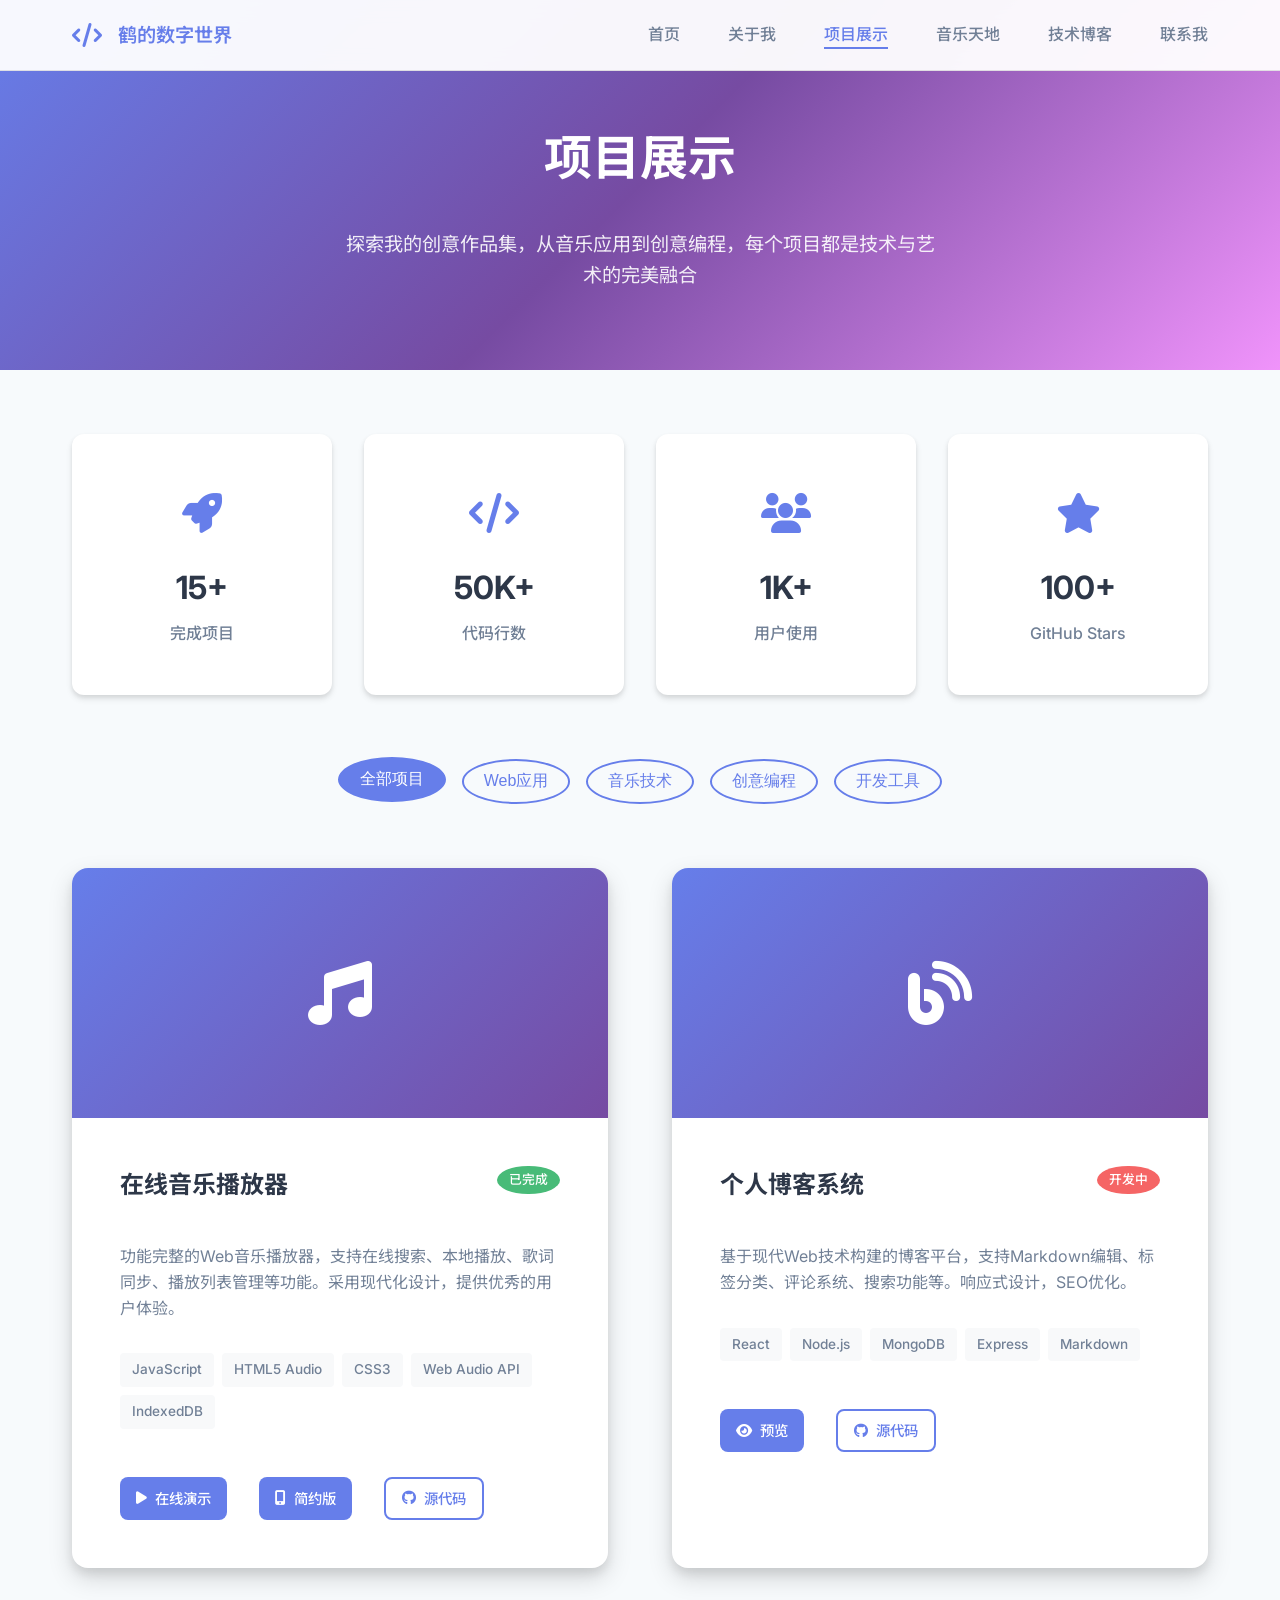
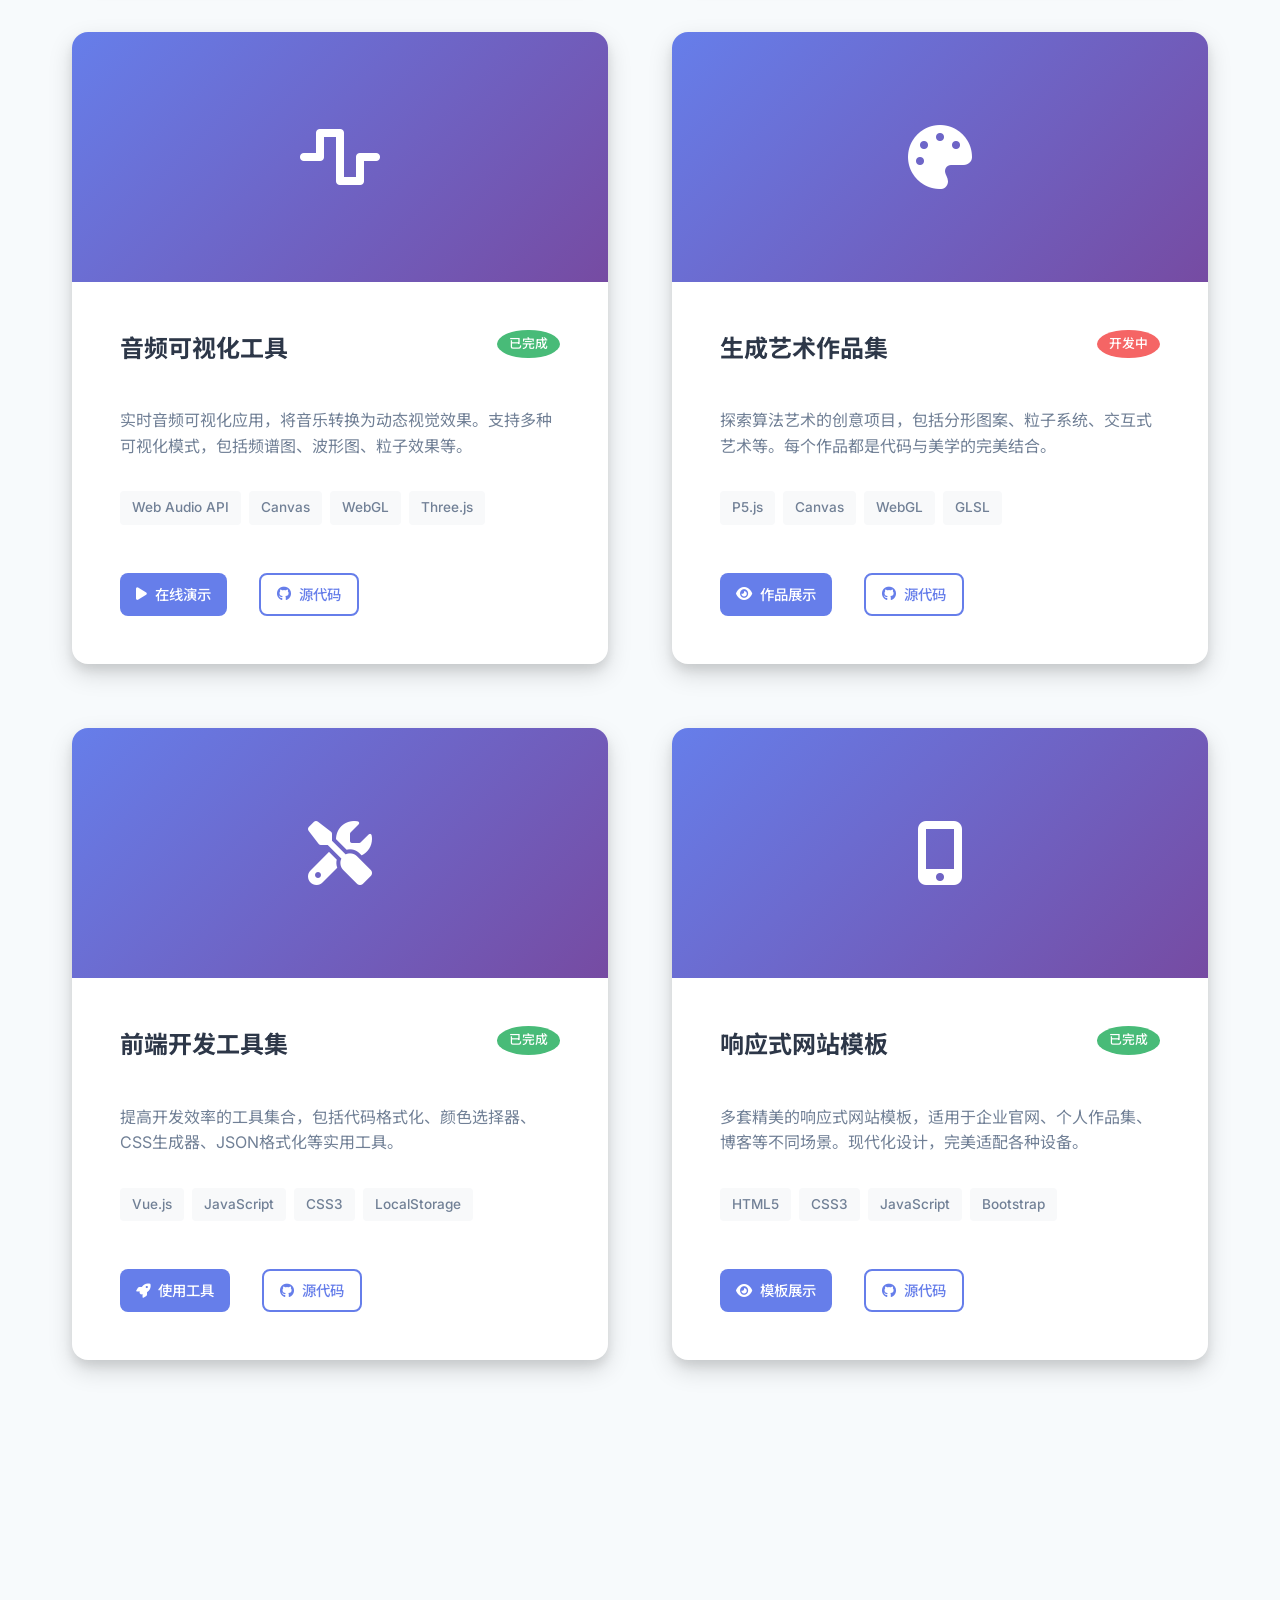
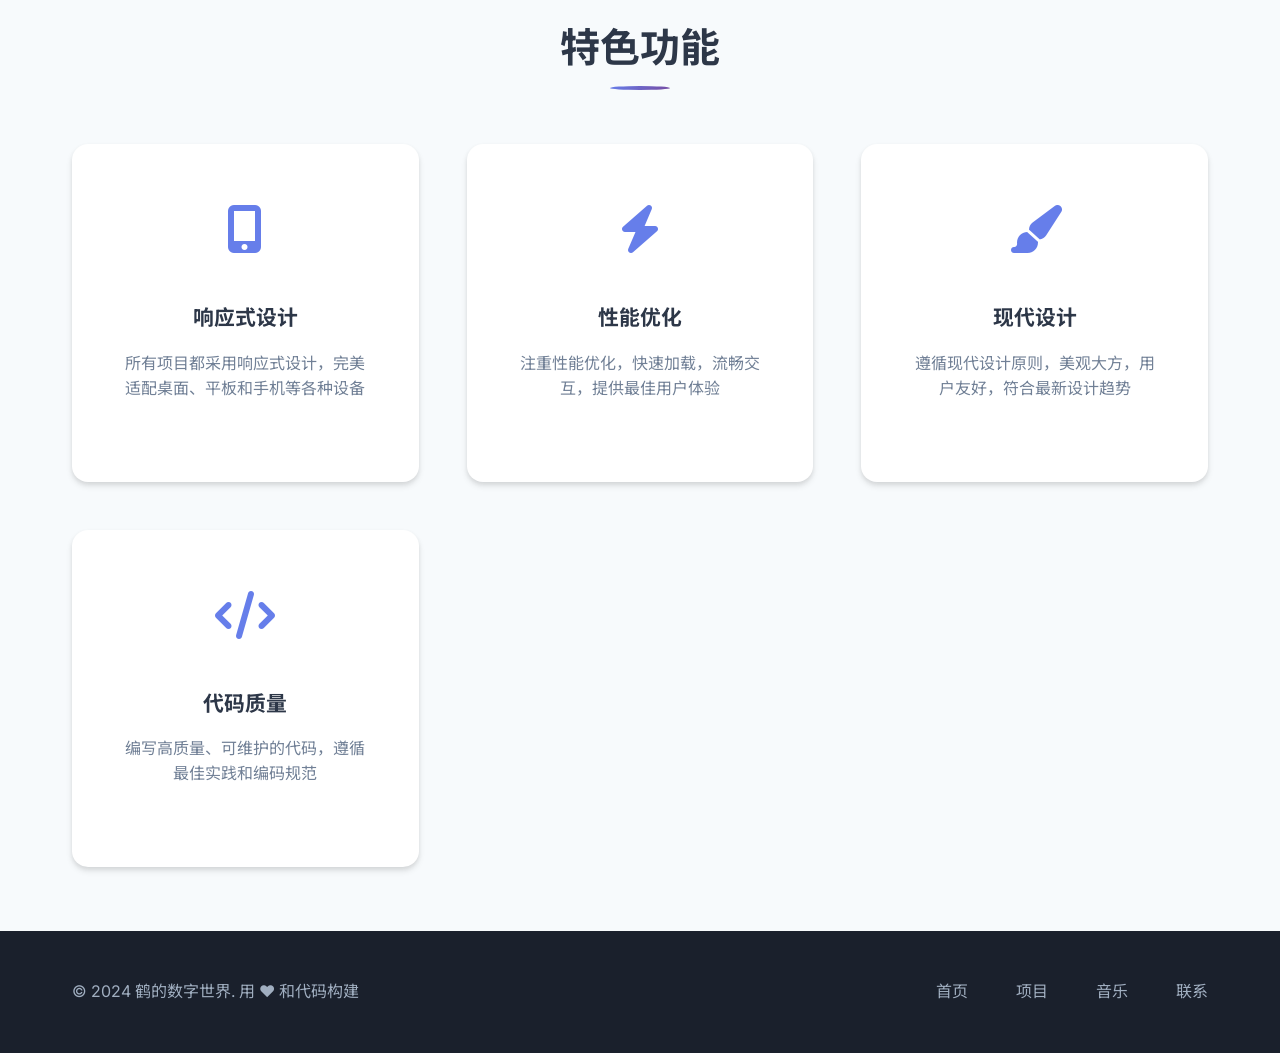
<file: projects.html>
<!DOCTYPE html>
<html lang="zh-CN">

<head>
    <meta charset="UTF-8">
    <meta name="viewport" content="width=device-width, initial-scale=1.0">
    <title>项目展示 - 鹤的数字世界</title>
    <meta name="description" content="展示我的前端开发、音乐技术、创意编程等项目作品">
    <link rel="stylesheet" href="style.css">
    <link rel="stylesheet" href="https://cdnjs.cloudflare.com/ajax/libs/font-awesome/6.5.2/css/all.min.css">
    <link
        href="https://fonts.googleapis.com/css2?family=Inter:wght@300;400;500;600;700&family=Noto+Sans+SC:wght@300;400;500;700&display=swap"
        rel="stylesheet">
    <style>
        /* 项目页面特有样式 */
        .projects-hero {
            background: linear-gradient(135deg, #667eea 0%, #764ba2 50%, #f093fb 100%);
            padding: 120px 0 80px;
            text-align: center;
            color: var(--text-white);
        }

        .projects-hero h1 {
            font-size: 3rem;
            margin-bottom: var(--spacing-md);
        }

        .projects-hero p {
            font-size: 1.2rem;
            opacity: 0.9;
            max-width: 600px;
            margin: 0 auto;
        }

        .projects-container {
            max-width: 1200px;
            margin: 0 auto;
            padding: var(--spacing-xl) var(--spacing-md);
        }

        .project-stats {
            display: grid;
            grid-template-columns: repeat(auto-fit, minmax(200px, 1fr));
            gap: var(--spacing-md);
            margin-bottom: var(--spacing-xl);
        }

        .stat-card {
            background: var(--bg-section);
            padding: var(--spacing-lg);
            border-radius: var(--radius-lg);
            text-align: center;
            box-shadow: var(--shadow-md);
            transition: transform 0.3s ease;
        }

        .stat-card:hover {
            transform: translateY(-5px);
        }

        .stat-icon {
            font-size: 2.5rem;
            color: var(--primary-color);
            margin-bottom: var(--spacing-sm);
        }

        .stat-number {
            font-size: 2rem;
            font-weight: 700;
            color: var(--text-primary);
            margin-bottom: var(--spacing-xs);
        }

        .stat-label {
            color: var(--text-secondary);
            font-weight: 500;
        }

        .project-categories {
            display: flex;
            justify-content: center;
            gap: var(--spacing-sm);
            margin-bottom: var(--spacing-xl);
            flex-wrap: wrap;
        }

        .category-btn {
            padding: 10px 20px;
            border: 2px solid var(--primary-color);
            background: transparent;
            color: var(--primary-color);
            border-radius: var(--radius-full);
            cursor: pointer;
            transition: all 0.3s ease;
            font-weight: 500;
            font-size: 1rem;
        }

        .category-btn:hover,
        .category-btn.active {
            background: var(--primary-color);
            color: var(--text-white);
            transform: translateY(-2px);
        }

        .projects-showcase {
            display: grid;
            grid-template-columns: repeat(auto-fit, minmax(350px, 1fr));
            gap: var(--spacing-xl);
            margin-bottom: var(--spacing-xl);
        }

        .project-showcase-card {
            background: var(--bg-section);
            border-radius: var(--radius-xl);
            overflow: hidden;
            box-shadow: var(--shadow-lg);
            transition: all 0.4s ease;
            position: relative;
        }

        .project-showcase-card:hover {
            transform: translateY(-15px) scale(1.02);
            box-shadow: var(--shadow-xl);
        }

        .project-showcase-image {
            height: 250px;
            background: var(--gradient-primary);
            display: flex;
            align-items: center;
            justify-content: center;
            font-size: 4rem;
            color: var(--text-white);
            position: relative;
            overflow: hidden;
        }

        .project-showcase-image::before {
            content: '';
            position: absolute;
            top: 0;
            left: -100%;
            width: 100%;
            height: 100%;
            background: linear-gradient(90deg, transparent, rgba(255, 255, 255, 0.2), transparent);
            transition: left 0.5s ease;
        }

        .project-showcase-card:hover .project-showcase-image::before {
            left: 100%;
        }

        .project-showcase-content {
            padding: var(--spacing-lg);
        }

        .project-showcase-header {
            display: flex;
            justify-content: space-between;
            align-items: start;
            margin-bottom: var(--spacing-md);
        }

        .project-showcase-title {
            font-size: 1.5rem;
            color: var(--text-primary);
            margin-bottom: var(--spacing-xs);
        }

        .project-showcase-status {
            padding: 4px 12px;
            border-radius: var(--radius-full);
            font-size: 0.8rem;
            font-weight: 500;
        }

        .status-completed {
            background: var(--accent-color);
            color: var(--text-white);
        }

        .status-development {
            background: var(--secondary-color);
            color: var(--text-white);
        }

        .status-planning {
            background: var(--text-light);
            color: var(--text-white);
        }

        .project-showcase-description {
            color: var(--text-secondary);
            line-height: 1.6;
            margin-bottom: var(--spacing-md);
        }

        .project-showcase-tech {
            display: flex;
            flex-wrap: wrap;
            gap: var(--spacing-xs);
            margin-bottom: var(--spacing-lg);
        }

        .tech-badge {
            background: var(--bg-card);
            color: var(--text-secondary);
            padding: 6px 12px;
            border-radius: var(--radius-sm);
            font-size: 0.85rem;
            font-weight: 500;
            border: 1px solid var(--border-color);
            transition: all 0.3s ease;
        }

        .tech-badge:hover {
            background: var(--primary-color);
            color: var(--text-white);
            border-color: var(--primary-color);
            transform: translateY(-2px);
        }

        .project-showcase-links {
            display: flex;
            gap: var(--spacing-md);
            flex-wrap: wrap;
        }

        .project-link {
            display: inline-flex;
            align-items: center;
            gap: var(--spacing-xs);
            padding: 8px 16px;
            border-radius: var(--radius-md);
            text-decoration: none;
            font-weight: 500;
            transition: all 0.3s ease;
            font-size: 0.9rem;
        }

        .link-demo {
            background: var(--primary-color);
            color: var(--text-white);
        }

        .link-demo:hover {
            background: var(--primary-dark);
            transform: translateY(-2px);
        }

        .link-code {
            background: transparent;
            color: var(--primary-color);
            border: 2px solid var(--primary-color);
        }

        .link-code:hover {
            background: var(--primary-color);
            color: var(--text-white);
        }

        .featured-projects {
            margin-top: var(--spacing-xl);
            padding: var(--spacing-xl) 0;
            background: var(--bg-light);
        }

        .featured-container {
            max-width: 1200px;
            margin: 0 auto;
            padding: 0 var(--spacing-md);
        }

        .featured-title {
            text-align: center;
            font-size: 2.5rem;
            color: var(--text-primary);
            margin-bottom: var(--spacing-xl);
            position: relative;
        }

        .featured-title::after {
            content: '';
            position: absolute;
            bottom: -10px;
            left: 50%;
            transform: translateX(-50%);
            width: 60px;
            height: 4px;
            background: var(--gradient-primary);
            border-radius: var(--radius-full);
        }

        .featured-grid {
            display: grid;
            grid-template-columns: repeat(auto-fit, minmax(300px, 1fr));
            gap: var(--spacing-lg);
        }

        .featured-card {
            background: var(--bg-section);
            border-radius: var(--radius-xl);
            padding: var(--spacing-lg);
            text-align: center;
            box-shadow: var(--shadow-md);
            transition: all 0.3s ease;
        }

        .featured-card:hover {
            transform: translateY(-10px);
            box-shadow: var(--shadow-xl);
        }

        .featured-icon {
            font-size: 3rem;
            color: var(--primary-color);
            margin-bottom: var(--spacing-md);
        }

        .featured-card h3 {
            font-size: 1.3rem;
            color: var(--text-primary);
            margin-bottom: var(--spacing-sm);
        }

        .featured-card p {
            color: var(--text-secondary);
            line-height: 1.6;
            margin-bottom: var(--spacing-md);
        }

        @media (max-width: 768px) {
            .projects-hero h1 {
                font-size: 2rem;
            }

            .projects-showcase {
                grid-template-columns: 1fr;
            }

            .project-stats {
                grid-template-columns: repeat(2, 1fr);
            }

            .featured-grid {
                grid-template-columns: 1fr;
            }

            .project-categories {
                justify-content: flex-start;
                overflow-x: auto;
                padding-bottom: var(--spacing-sm);
            }
        }
    </style>
</head>

<body>
    <!-- 导航栏 -->
    <nav class="navbar">
        <div class="nav-container">
            <div class="nav-logo">
                <i class="fas fa-code"></i>
                <span>鹤的数字世界</span>
            </div>
            <ul class="nav-menu">
                <li class="nav-item">
                    <a href="index.html" class="nav-link">首页</a>
                </li>
                <li class="nav-item">
                    <a href="index.html#about" class="nav-link">关于我</a>
                </li>
                <li class="nav-item">
                    <a href="projects.html" class="nav-link active">项目展示</a>
                </li>
                <li class="nav-item">
                    <a href="index.html#music" class="nav-link">音乐天地</a>
                </li>
                <li class="nav-item">
                    <a href="blog.html" class="nav-link">技术博客</a>
                </li>
                <li class="nav-item">
                    <a href="index.html#contact" class="nav-link">联系我</a>
                </li>
            </ul>
            <div class="nav-toggle">
                <span class="bar"></span>
                <span class="bar"></span>
                <span class="bar"></span>
            </div>
        </div>
    </nav>

    <!-- 项目英雄区域 -->
    <section class="projects-hero">
        <div class="container">
            <h1>项目展示</h1>
            <p>探索我的创意作品集，从音乐应用到创意编程，每个项目都是技术与艺术的完美融合</p>
        </div>
    </section>

    <!-- 项目统计 -->
    <section class="projects-container">
        <div class="project-stats">
            <div class="stat-card">
                <div class="stat-icon">
                    <i class="fas fa-rocket"></i>
                </div>
                <div class="stat-number">15+</div>
                <div class="stat-label">完成项目</div>
            </div>
            <div class="stat-card">
                <div class="stat-icon">
                    <i class="fas fa-code"></i>
                </div>
                <div class="stat-number">50K+</div>
                <div class="stat-label">代码行数</div>
            </div>
            <div class="stat-card">
                <div class="stat-icon">
                    <i class="fas fa-users"></i>
                </div>
                <div class="stat-number">1K+</div>
                <div class="stat-label">用户使用</div>
            </div>
            <div class="stat-card">
                <div class="stat-icon">
                    <i class="fas fa-star"></i>
                </div>
                <div class="stat-number">100+</div>
                <div class="stat-label">GitHub Stars</div>
            </div>
        </div>

        <!-- 项目分类 -->
        <div class="project-categories">
            <button class="category-btn active" data-category="all">全部项目</button>
            <button class="category-btn" data-category="web">Web应用</button>
            <button class="category-btn" data-category="music">音乐技术</button>
            <button class="category-btn" data-category="creative">创意编程</button>
            <button class="category-btn" data-category="tool">开发工具</button>
        </div>

        <!-- 项目展示 -->
        <div class="projects-showcase" id="projectsGrid">
            <!-- 音乐播放器项目 -->
            <article class="project-showcase-card" data-category="music web">
                <div class="project-showcase-image">
                    <i class="fas fa-music"></i>
                </div>
                <div class="project-showcase-content">
                    <div class="project-showcase-header">
                        <div>
                            <h3 class="project-showcase-title">在线音乐播放器</h3>
                        </div>
                        <span class="project-showcase-status status-completed">已完成</span>
                    </div>
                    <p class="project-showcase-description">
                        功能完整的Web音乐播放器，支持在线搜索、本地播放、歌词同步、播放列表管理等功能。采用现代化设计，提供优秀的用户体验。
                    </p>
                    <div class="project-showcase-tech">
                        <span class="tech-badge">JavaScript</span>
                        <span class="tech-badge">HTML5 Audio</span>
                        <span class="tech-badge">CSS3</span>
                        <span class="tech-badge">Web Audio API</span>
                        <span class="tech-badge">IndexedDB</span>
                    </div>
                    <div class="project-showcase-links">
                        <a href="music.html" class="project-link link-demo">
                            <i class="fas fa-play"></i> 在线演示
                        </a>
                        <a href="jianyue.html" class="project-link link-demo">
                            <i class="fas fa-mobile-alt"></i> 简约版
                        </a>
                        <a href="#" class="project-link link-code">
                            <i class="fab fa-github"></i> 源代码
                        </a>
                    </div>
                </div>
            </article>

            <!-- 博客系统项目 -->
            <article class="project-showcase-card" data-category="web">
                <div class="project-showcase-image">
                    <i class="fas fa-blog"></i>
                </div>
                <div class="project-showcase-content">
                    <div class="project-showcase-header">
                        <div>
                            <h3 class="project-showcase-title">个人博客系统</h3>
                        </div>
                        <span class="project-showcase-status status-development">开发中</span>
                    </div>
                    <p class="project-showcase-description">
                        基于现代Web技术构建的博客平台，支持Markdown编辑、标签分类、评论系统、搜索功能等。响应式设计，SEO优化。
                    </p>
                    <div class="project-showcase-tech">
                        <span class="tech-badge">React</span>
                        <span class="tech-badge">Node.js</span>
                        <span class="tech-badge">MongoDB</span>
                        <span class="tech-badge">Express</span>
                        <span class="tech-badge">Markdown</span>
                    </div>
                    <div class="project-showcase-links">
                        <a href="blog.html" class="project-link link-demo">
                            <i class="fas fa-eye"></i> 预览
                        </a>
                        <a href="#" class="project-link link-code">
                            <i class="fab fa-github"></i> 源代码
                        </a>
                    </div>
                </div>
            </article>

            <!-- 音频可视化项目 -->
            <article class="project-showcase-card" data-category="music creative">
                <div class="project-showcase-image">
                    <i class="fas fa-wave-square"></i>
                </div>
                <div class="project-showcase-content">
                    <div class="project-showcase-header">
                        <div>
                            <h3 class="project-showcase-title">音频可视化工具</h3>
                        </div>
                        <span class="project-showcase-status status-completed">已完成</span>
                    </div>
                    <p class="project-showcase-description">
                        实时音频可视化应用，将音乐转换为动态视觉效果。支持多种可视化模式，包括频谱图、波形图、粒子效果等。
                    </p>
                    <div class="project-showcase-tech">
                        <span class="tech-badge">Web Audio API</span>
                        <span class="tech-badge">Canvas</span>
                        <span class="tech-badge">WebGL</span>
                        <span class="tech-badge">Three.js</span>
                    </div>
                    <div class="project-showcase-links">
                        <a href="#" class="project-link link-demo">
                            <i class="fas fa-play"></i> 在线演示
                        </a>
                        <a href="#" class="project-link link-code">
                            <i class="fab fa-github"></i> 源代码
                        </a>
                    </div>
                </div>
            </article>

            <!-- 创意编程项目 -->
            <article class="project-showcase-card" data-category="creative">
                <div class="project-showcase-image">
                    <i class="fas fa-palette"></i>
                </div>
                <div class="project-showcase-content">
                    <div class="project-showcase-header">
                        <div>
                            <h3 class="project-showcase-title">生成艺术作品集</h3>
                        </div>
                        <span class="project-showcase-status status-development">开发中</span>
                    </div>
                    <p class="project-showcase-description">
                        探索算法艺术的创意项目，包括分形图案、粒子系统、交互式艺术等。每个作品都是代码与美学的完美结合。
                    </p>
                    <div class="project-showcase-tech">
                        <span class="tech-badge">P5.js</span>
                        <span class="tech-badge">Canvas</span>
                        <span class="tech-badge">WebGL</span>
                        <span class="tech-badge">GLSL</span>
                    </div>
                    <div class="project-showcase-links">
                        <a href="#" class="project-link link-demo">
                            <i class="fas fa-eye"></i> 作品展示
                        </a>
                        <a href="#" class="project-link link-code">
                            <i class="fab fa-github"></i> 源代码
                        </a>
                    </div>
                </div>
            </article>

            <!-- 开发工具项目 -->
            <article class="project-showcase-card" data-category="tool">
                <div class="project-showcase-image">
                    <i class="fas fa-tools"></i>
                </div>
                <div class="project-showcase-content">
                    <div class="project-showcase-header">
                        <div>
                            <h3 class="project-showcase-title">前端开发工具集</h3>
                        </div>
                        <span class="project-showcase-status status-completed">已完成</span>
                    </div>
                    <p class="project-showcase-description">
                        提高开发效率的工具集合，包括代码格式化、颜色选择器、CSS生成器、JSON格式化等实用工具。
                    </p>
                    <div class="project-showcase-tech">
                        <span class="tech-badge">Vue.js</span>
                        <span class="tech-badge">JavaScript</span>
                        <span class="tech-badge">CSS3</span>
                        <span class="tech-badge">LocalStorage</span>
                    </div>
                    <div class="project-showcase-links">
                        <a href="#" class="project-link link-demo">
                            <i class="fas fa-rocket"></i> 使用工具
                        </a>
                        <a href="#" class="project-link link-code">
                            <i class="fab fa-github"></i> 源代码
                        </a>
                    </div>
                </div>
            </article>

            <!-- 响应式网站模板 -->
            <article class="project-showcase-card" data-category="web">
                <div class="project-showcase-image">
                    <i class="fas fa-mobile-alt"></i>
                </div>
                <div class="project-showcase-content">
                    <div class="project-showcase-header">
                        <div>
                            <h3 class="project-showcase-title">响应式网站模板</h3>
                        </div>
                        <span class="project-showcase-status status-completed">已完成</span>
                    </div>
                    <p class="project-showcase-description">
                        多套精美的响应式网站模板，适用于企业官网、个人作品集、博客等不同场景。现代化设计，完美适配各种设备。
                    </p>
                    <div class="project-showcase-tech">
                        <span class="tech-badge">HTML5</span>
                        <span class="tech-badge">CSS3</span>
                        <span class="tech-badge">JavaScript</span>
                        <span class="tech-badge">Bootstrap</span>
                    </div>
                    <div class="project-showcase-links">
                        <a href="#" class="project-link link-demo">
                            <i class="fas fa-eye"></i> 模板展示
                        </a>
                        <a href="#" class="project-link link-code">
                            <i class="fab fa-github"></i> 源代码
                        </a>
                    </div>
                </div>
            </article>
        </div>
    </section>

    <!-- 特色项目 -->
    <section class="featured-projects">
        <div class="featured-container">
            <h2 class="featured-title">特色功能</h2>
            <div class="featured-grid">
                <div class="featured-card">
                    <div class="featured-icon">
                        <i class="fas fa-mobile-alt"></i>
                    </div>
                    <h3>响应式设计</h3>
                    <p>所有项目都采用响应式设计，完美适配桌面、平板和手机等各种设备</p>
                </div>
                <div class="featured-card">
                    <div class="featured-icon">
                        <i class="fas fa-bolt"></i>
                    </div>
                    <h3>性能优化</h3>
                    <p>注重性能优化，快速加载，流畅交互，提供最佳用户体验</p>
                </div>
                <div class="featured-card">
                    <div class="featured-icon">
                        <i class="fas fa-paint-brush"></i>
                    </div>
                    <h3>现代设计</h3>
                    <p>遵循现代设计原则，美观大方，用户友好，符合最新设计趋势</p>
                </div>
                <div class="featured-card">
                    <div class="featured-icon">
                        <i class="fas fa-code"></i>
                    </div>
                    <h3>代码质量</h3>
                    <p>编写高质量、可维护的代码，遵循最佳实践和编码规范</p>
                </div>
            </div>
        </div>
    </section>

    <!-- 页脚 -->
    <footer class="footer">
        <div class="container">
            <div class="footer-content">
                <div class="footer-text">
                    <p>&copy; 2024 鹤的数字世界. 用 ❤️ 和代码构建</p>
                </div>
                <div class="footer-links">
                    <a href="index.html">首页</a>
                    <a href="projects.html">项目</a>
                    <a href="index.html#music">音乐</a>
                    <a href="index.html#contact">联系</a>
                </div>
            </div>
        </div>
    </footer>

    <script>
        // 项目页面特有功能
        document.addEventListener('DOMContentLoaded', function () {
            // 分类筛选功能
            const categoryBtns = document.querySelectorAll('.category-btn');
            const projectCards = document.querySelectorAll('.project-showcase-card');

            categoryBtns.forEach(btn => {
                btn.addEventListener('click', function () {
                    // 更新按钮状态
                    categoryBtns.forEach(b => b.classList.remove('active'));
                    this.classList.add('active');

                    const category = this.dataset.category;

                    // 筛选项目
                    projectCards.forEach(card => {
                        if (category === 'all' || card.dataset.category.includes(category)) {
                            card.style.display = 'block';
                            setTimeout(() => {
                                card.style.opacity = '1';
                                card.style.transform = 'translateY(0)';
                            }, 100);
                        } else {
                            card.style.opacity = '0';
                            card.style.transform = 'translateY(30px)';
                            setTimeout(() => {
                                card.style.display = 'none';
                            }, 300);
                        }
                    });
                });
            });

            // 项目卡片悬停效果增强
            projectCards.forEach(card => {
                card.addEventListener('mouseenter', function () {
                    this.style.zIndex = '10';
                });

                card.addEventListener('mouseleave', function () {
                    this.style.zIndex = '1';
                });
            });

            // 技术标签点击效果
            const techBadges = document.querySelectorAll('.tech-badge');
            techBadges.forEach(badge => {
                badge.addEventListener('click', function (e) {
                    e.stopPropagation();
                    // 可以实现按技术筛选功能
                    console.log('筛选技术:', this.textContent);
                });
            });

            // 项目链接点击统计
            const projectLinks = document.querySelectorAll('.project-link');
            projectLinks.forEach(link => {
                link.addEventListener('click', function (e) {
                    // 可以添加点击统计逻辑
                    console.log('项目链接被点击:', this.textContent);
                });
            });
        });
    </script>
</body>

</html>
</file>
<file: style.css>
/* 全局样式重置 */
* {
    margin: 0;
    padding: 0;
    box-sizing: border-box;
}

/* CSS变量定义 */
:root {
    /* 主色调 */
    --primary-color: #667eea;
    --primary-dark: #5a67d8;
    --primary-light: #7c3aed;
    --secondary-color: #f56565;
    --accent-color: #48bb78;

    /* 背景色 */
    --bg-dark: #1a202c;
    --bg-light: #f7fafc;
    --bg-section: #ffffff;
    --bg-card: #f8f9fa;

    /* 文字颜色 */
    --text-primary: #2d3748;
    --text-secondary: #718096;
    --text-light: #a0aec0;
    --text-white: #ffffff;

    /* 渐变色 */
    --gradient-primary: linear-gradient(135deg, #667eea 0%, #764ba2 100%);
    --gradient-secondary: linear-gradient(135deg, #f093fb 0%, #f5576c 100%);
    --gradient-hero: linear-gradient(135deg, #667eea 0%, #764ba2 50%, #f093fb 100%);

    /* 阴影 */
    --shadow-sm: 0 1px 3px rgba(0, 0, 0, 0.12), 0 1px 2px rgba(0, 0, 0, 0.24);
    --shadow-md: 0 4px 6px rgba(0, 0, 0, 0.1), 0 2px 4px rgba(0, 0, 0, 0.06);
    --shadow-lg: 0 10px 25px rgba(0, 0, 0, 0.15), 0 6px 10px rgba(0, 0, 0, 0.08);
    --shadow-xl: 0 20px 40px rgba(0, 0, 0, 0.2);

    /* 字体 */
    --font-primary: 'Inter', 'Noto Sans SC', -apple-system, BlinkMacSystemFont, sans-serif;
    --font-secondary: 'Noto Sans SC', sans-serif;

    /* 间距 */
    --spacing-xs: 0.5rem;
    --spacing-sm: 1rem;
    --spacing-md: 2rem;
    --spacing-lg: 3rem;
    --spacing-xl: 4rem;

    /* 边框圆角 */
    --radius-sm: 4px;
    --radius-md: 8px;
    --radius-lg: 12px;
    --radius-xl: 16px;
    --radius-full: 50%;
}

/* 基础样式 */
body {
    font-family: var(--font-primary);
    line-height: 1.6;
    color: var(--text-primary);
    background-color: var(--bg-light);
    overflow-x: hidden;
}

html {
    scroll-behavior: smooth;
}

/* 容器 */
.container {
    max-width: 1200px;
    margin: 0 auto;
    padding: 0 var(--spacing-md);
}

/* 导航栏 */
.navbar {
    position: fixed;
    top: 0;
    width: 100%;
    background: rgba(255, 255, 255, 0.95);
    backdrop-filter: blur(10px);
    -webkit-backdrop-filter: blur(10px);
    border-bottom: 1px solid rgba(0, 0, 0, 0.1);
    z-index: 1000;
    transition: all 0.3s ease;
}

.nav-container {
    max-width: 1200px;
    margin: 0 auto;
    padding: 0 var(--spacing-md);
    display: flex;
    justify-content: space-between;
    align-items: center;
    height: 70px;
}

.nav-logo {
    display: flex;
    align-items: center;
    gap: var(--spacing-sm);
    font-size: 1.2rem;
    font-weight: 600;
    color: var(--primary-color);
}

.nav-logo i {
    font-size: 1.5rem;
}

.nav-menu {
    display: flex;
    list-style: none;
    gap: var(--spacing-lg);
}

.nav-link {
    text-decoration: none;
    color: var(--text-secondary);
    font-weight: 500;
    transition: color 0.3s ease;
    position: relative;
}

.nav-link:hover,
.nav-link.active {
    color: var(--primary-color);
}

.nav-link::after {
    content: '';
    position: absolute;
    bottom: -5px;
    left: 0;
    width: 0;
    height: 2px;
    background: var(--primary-color);
    transition: width 0.3s ease;
}

.nav-link:hover::after,
.nav-link.active::after {
    width: 100%;
}

.nav-toggle {
    display: none;
    flex-direction: column;
    cursor: pointer;
}

.bar {
    width: 25px;
    height: 3px;
    background: var(--text-primary);
    margin: 3px 0;
    transition: 0.3s;
}

/* 英雄区域 */
.hero {
    min-height: 100vh;
    background: var(--gradient-hero);
    display: flex;
    align-items: center;
    position: relative;
    overflow: hidden;
}

.hero::before {
    content: '';
    position: absolute;
    top: 0;
    left: 0;
    right: 0;
    bottom: 0;
    background: url('data:image/svg+xml,<svg xmlns="http://www.w3.org/2000/svg" viewBox="0 0 1440 320"><path fill="%23ffffff" fill-opacity="0.1" d="M0,96L48,112C96,128,192,160,288,160C384,160,480,128,576,122.7C672,117,768,139,864,138.7C960,139,1056,117,1152,106.7C1248,96,1344,96,1392,96L1440,96L1440,320L1392,320C1344,320,1248,320,1152,320C1056,320,960,320,864,320C768,320,672,320,576,320C480,320,384,320,288,320C192,320,96,320,48,320L0,320Z"></path></svg>') no-repeat bottom;
    background-size: cover;
}

.hero-container {
    max-width: 1200px;
    margin: 0 auto;
    padding: 0 var(--spacing-md);
    position: relative;
    z-index: 1;
}

.hero-content {
    display: grid;
    grid-template-columns: 1fr 1fr;
    gap: var(--spacing-xl);
    align-items: center;
    min-height: 80vh;
}

.hero-title {
    font-size: 3.5rem;
    font-weight: 700;
    color: var(--text-white);
    margin-bottom: var(--spacing-md);
    line-height: 1.2;
}

.highlight {
    background: linear-gradient(45deg, #f093fb, #f5576c);
    -webkit-background-clip: text;
    -webkit-text-fill-color: transparent;
    background-clip: text;
}

.hero-subtitle {
    font-size: 1.5rem;
    color: rgba(255, 255, 255, 0.9);
    margin-bottom: var(--spacing-md);
    min-height: 2em;
}

.hero-description {
    font-size: 1.1rem;
    color: rgba(255, 255, 255, 0.8);
    margin-bottom: var(--spacing-lg);
    line-height: 1.8;
}

.hero-buttons {
    display: flex;
    gap: var(--spacing-md);
    flex-wrap: wrap;
}

.btn {
    display: inline-flex;
    align-items: center;
    gap: var(--spacing-xs);
    padding: 12px 24px;
    border-radius: var(--radius-lg);
    text-decoration: none;
    font-weight: 600;
    transition: all 0.3s ease;
    border: 2px solid transparent;
    cursor: pointer;
    font-size: 1rem;
}

.btn-primary {
    background: var(--text-white);
    color: var(--primary-color);
}

.btn-primary:hover {
    transform: translateY(-2px);
    box-shadow: var(--shadow-lg);
}

.btn-secondary {
    background: transparent;
    color: var(--text-white);
    border-color: var(--text-white);
}

.btn-secondary:hover {
    background: var(--text-white);
    color: var(--primary-color);
    transform: translateY(-2px);
}

.hero-image {
    display: flex;
    justify-content: center;
    align-items: center;
}

.avatar-container {
    position: relative;
    width: 300px;
    height: 300px;
}

.avatar {
    width: 100%;
    height: 100%;
    background: rgba(255, 255, 255, 0.1);
    border-radius: var(--radius-full);
    display: flex;
    align-items: center;
    justify-content: center;
    font-size: 6rem;
    color: var(--text-white);
    border: 4px solid rgba(255, 255, 255, 0.2);
    position: relative;
    z-index: 2;
}

.avatar-bg {
    position: absolute;
    top: -20px;
    left: -20px;
    right: -20px;
    bottom: -20px;
    background: rgba(255, 255, 255, 0.05);
    border-radius: var(--radius-full);
    animation: float 6s ease-in-out infinite;
}

@keyframes float {

    0%,
    100% {
        transform: translateY(0px);
    }

    50% {
        transform: translateY(-20px);
    }
}

.scroll-indicator {
    position: absolute;
    bottom: 30px;
    left: 50%;
    transform: translateX(-50%);
    color: var(--text-white);
    font-size: 1.5rem;
    animation: bounce 2s infinite;
}

@keyframes bounce {

    0%,
    20%,
    50%,
    80%,
    100% {
        transform: translateX(-50%) translateY(0);
    }

    40% {
        transform: translateX(-50%) translateY(-10px);
    }

    60% {
        transform: translateX(-50%) translateY(-5px);
    }
}

/* 通用区块样式 */
section {
    padding: var(--spacing-xl) 0;
}

.section-title {
    text-align: center;
    font-size: 2.5rem;
    font-weight: 700;
    color: var(--text-primary);
    margin-bottom: var(--spacing-xl);
    position: relative;
}

.section-title::after {
    content: '';
    position: absolute;
    bottom: -10px;
    left: 50%;
    transform: translateX(-50%);
    width: 60px;
    height: 4px;
    background: var(--gradient-primary);
    border-radius: var(--radius-full);
}

/* 关于我区域 */
.about {
    background: var(--bg-section);
}

.about-content {
    display: grid;
    grid-template-columns: 2fr 1fr;
    gap: var(--spacing-xl);
    align-items: start;
}

.about-text h3 {
    font-size: 1.8rem;
    color: var(--primary-color);
    margin-bottom: var(--spacing-md);
}

.about-text p {
    font-size: 1.1rem;
    line-height: 1.8;
    color: var(--text-secondary);
    margin-bottom: var(--spacing-md);
}

.skills h4 {
    font-size: 1.3rem;
    margin-bottom: var(--spacing-sm);
    color: var(--text-primary);
}

.skill-tags {
    display: flex;
    flex-wrap: wrap;
    gap: var(--spacing-xs);
}

.skill-tag {
    background: var(--gradient-primary);
    color: var(--text-white);
    padding: 6px 12px;
    border-radius: var(--radius-full);
    font-size: 0.9rem;
    font-weight: 500;
}

.about-stats {
    display: flex;
    flex-direction: column;
    gap: var(--spacing-md);
}

.stat-item {
    background: var(--bg-card);
    padding: var(--spacing-md);
    border-radius: var(--radius-lg);
    text-align: center;
    box-shadow: var(--shadow-sm);
    transition: transform 0.3s ease;
}

.stat-item:hover {
    transform: translateY(-5px);
    box-shadow: var(--shadow-md);
}

.stat-number {
    font-size: 2.5rem;
    font-weight: 700;
    color: var(--primary-color);
    margin-bottom: var(--spacing-xs);
}

.stat-label {
    color: var(--text-secondary);
    font-weight: 500;
}

/* 项目展示 */
.projects {
    background: var(--bg-light);
}

.projects-grid {
    display: grid;
    grid-template-columns: repeat(auto-fit, minmax(350px, 1fr));
    gap: var(--spacing-lg);
}

.project-card {
    background: var(--bg-section);
    border-radius: var(--radius-xl);
    overflow: hidden;
    box-shadow: var(--shadow-md);
    transition: all 0.3s ease;
    position: relative;
}

.project-card:hover {
    transform: translateY(-10px);
    box-shadow: var(--shadow-xl);
}

.project-image {
    height: 200px;
    background: var(--gradient-primary);
    display: flex;
    align-items: center;
    justify-content: center;
    font-size: 3rem;
    color: var(--text-white);
}

.project-content {
    padding: var(--spacing-md);
}

.project-content h3 {
    font-size: 1.5rem;
    color: var(--text-primary);
    margin-bottom: var(--spacing-sm);
}

.project-content p {
    color: var(--text-secondary);
    margin-bottom: var(--spacing-md);
    line-height: 1.6;
}

.project-tech {
    display: flex;
    flex-wrap: wrap;
    gap: var(--spacing-xs);
    margin-bottom: var(--spacing-md);
}

.project-tech span {
    background: var(--bg-card);
    color: var(--text-secondary);
    padding: 4px 8px;
    border-radius: var(--radius-sm);
    font-size: 0.8rem;
}

.project-links {
    display: flex;
    gap: var(--spacing-sm);
}

.project-link {
    color: var(--primary-color);
    text-decoration: none;
    font-weight: 500;
    font-size: 0.9rem;
    transition: color 0.3s ease;
}

.project-link:hover {
    color: var(--primary-dark);
}

/* 音乐区域 */
.music-section {
    background: var(--bg-section);
}

.music-content {
    display: grid;
    grid-template-columns: 2fr 1fr;
    gap: var(--spacing-xl);
    align-items: center;
    margin-bottom: var(--spacing-lg);
}

.music-text h3 {
    font-size: 1.8rem;
    color: var(--primary-color);
    margin-bottom: var(--spacing-md);
}

.music-text p {
    font-size: 1.1rem;
    line-height: 1.8;
    color: var(--text-secondary);
    margin-bottom: var(--spacing-md);
}

.music-features {
    display: grid;
    grid-template-columns: 1fr 1fr;
    gap: var(--spacing-md);
    margin-top: var(--spacing-lg);
}

.feature-item {
    display: flex;
    align-items: center;
    gap: var(--spacing-sm);
    color: var(--text-secondary);
}

.feature-item i {
    color: var(--primary-color);
    font-size: 1.2rem;
}

.music-preview {
    display: flex;
    justify-content: center;
}

.music-player-preview {
    background: var(--bg-card);
    border-radius: var(--radius-xl);
    padding: var(--spacing-lg);
    box-shadow: var(--shadow-lg);
    width: 100%;
    max-width: 300px;
}

.player-header {
    display: flex;
    align-items: center;
    gap: var(--spacing-sm);
    margin-bottom: var(--spacing-md);
    color: var(--primary-color);
    font-weight: 600;
}

.player-controls {
    display: flex;
    justify-content: center;
    gap: var(--spacing-lg);
    margin-bottom: var(--spacing-md);
}

.player-controls i {
    font-size: 1.5rem;
    color: var(--text-secondary);
    cursor: pointer;
    transition: color 0.3s ease;
}

.player-controls i:hover {
    color: var(--primary-color);
}

.player-progress {
    height: 4px;
    background: var(--bg-light);
    border-radius: var(--radius-full);
    overflow: hidden;
}

.player-progress::after {
    content: '';
    display: block;
    width: 30%;
    height: 100%;
    background: var(--gradient-primary);
}

.music-links {
    display: flex;
    justify-content: center;
    gap: var(--spacing-md);
    flex-wrap: wrap;
}

/* 博客区域 */
.blog {
    background: var(--bg-light);
}

.blog-content {
    display: grid;
    grid-template-columns: 1fr 1fr;
    gap: var(--spacing-xl);
    align-items: start;
}

.blog-text h3 {
    font-size: 1.8rem;
    color: var(--primary-color);
    margin-bottom: var(--spacing-md);
}

.blog-text p {
    font-size: 1.1rem;
    line-height: 1.8;
    color: var(--text-secondary);
    margin-bottom: var(--spacing-md);
}

.blog-preview {
    display: flex;
    flex-direction: column;
    gap: var(--spacing-md);
}

.blog-card {
    background: var(--bg-section);
    padding: var(--spacing-md);
    border-radius: var(--radius-lg);
    box-shadow: var(--shadow-sm);
    transition: all 0.3s ease;
}

.blog-card:hover {
    transform: translateY(-5px);
    box-shadow: var(--shadow-md);
}

.blog-meta {
    display: flex;
    justify-content: space-between;
    margin-bottom: var(--spacing-sm);
}

.blog-date {
    color: var(--text-light);
    font-size: 0.9rem;
}

.blog-category {
    background: var(--primary-color);
    color: var(--text-white);
    padding: 2px 8px;
    border-radius: var(--radius-sm);
    font-size: 0.8rem;
}

.blog-card h4 {
    color: var(--text-primary);
    margin-bottom: var(--spacing-sm);
}

.blog-card p {
    color: var(--text-secondary);
    font-size: 0.9rem;
    line-height: 1.6;
}

/* 联系区域 */
.contact {
    background: var(--bg-section);
}

.contact-content {
    text-align: center;
}

.contact-text h3 {
    font-size: 1.8rem;
    color: var(--primary-color);
    margin-bottom: var(--spacing-md);
}

.contact-text p {
    font-size: 1.1rem;
    line-height: 1.8;
    color: var(--text-secondary);
    margin-bottom: var(--spacing-lg);
    max-width: 600px;
    margin-left: auto;
    margin-right: auto;
}

.contact-links {
    display: flex;
    justify-content: center;
    gap: var(--spacing-lg);
    flex-wrap: wrap;
}

.contact-link {
    display: flex;
    flex-direction: column;
    align-items: center;
    gap: var(--spacing-xs);
    text-decoration: none;
    color: var(--text-secondary);
    transition: all 0.3s ease;
    padding: var(--spacing-md);
    border-radius: var(--radius-lg);
}

.contact-link:hover {
    color: var(--primary-color);
    background: var(--bg-card);
    transform: translateY(-5px);
}

.contact-link i {
    font-size: 2rem;
}

.contact-link span {
    font-size: 0.9rem;
    font-weight: 500;
}

/* 页脚 */
.footer {
    background: var(--bg-dark);
    color: var(--text-light);
    padding: var(--spacing-lg) 0;
}

.footer-content {
    display: flex;
    justify-content: space-between;
    align-items: center;
    flex-wrap: wrap;
    gap: var(--spacing-md);
}

.footer-links {
    display: flex;
    gap: var(--spacing-lg);
}

.footer-links a {
    color: var(--text-light);
    text-decoration: none;
    transition: color 0.3s ease;
}

.footer-links a:hover {
    color: var(--primary-color);
}

/* 打字机效果 */
.typing-text::after {
    content: '|';
    animation: blink 1s infinite;
}

@keyframes blink {

    0%,
    50% {
        opacity: 1;
    }

    51%,
    100% {
        opacity: 0;
    }
}

/* 响应式设计 */
@media (max-width: 768px) {
    .nav-menu {
        position: fixed;
        left: -100%;
        top: 70px;
        flex-direction: column;
        background-color: var(--bg-section);
        width: 100%;
        text-align: center;
        transition: 0.3s;
        box-shadow: var(--shadow-lg);
        padding: var(--spacing-md) 0;
    }

    .nav-menu.active {
        left: 0;
    }

    .nav-toggle {
        display: flex;
    }

    .hero-content {
        grid-template-columns: 1fr;
        text-align: center;
        gap: var(--spacing-lg);
    }

    .hero-title {
        font-size: 2.5rem;
    }

    .hero-subtitle {
        font-size: 1.2rem;
    }

    .avatar-container {
        width: 200px;
        height: 200px;
    }

    .avatar {
        font-size: 4rem;
    }

    .about-content,
    .music-content,
    .blog-content {
        grid-template-columns: 1fr;
        gap: var(--spacing-lg);
    }

    .about-stats {
        flex-direction: row;
        justify-content: space-around;
    }

    .music-features {
        grid-template-columns: 1fr;
    }

    .projects-grid {
        grid-template-columns: 1fr;
    }

    .hero-buttons {
        justify-content: center;
    }

    .music-links {
        flex-direction: column;
        align-items: center;
    }

    .contact-links {
        grid-template-columns: repeat(2, 1fr);
        gap: var(--spacing-md);
    }

    .footer-content {
        flex-direction: column;
        text-align: center;
    }

    .section-title {
        font-size: 2rem;
    }
}

@media (max-width: 480px) {
    .container {
        padding: 0 var(--spacing-sm);
    }

    .hero-title {
        font-size: 2rem;
    }

    .section-title {
        font-size: 1.8rem;
    }

    .contact-links {
        grid-template-columns: 1fr;
    }

    .skill-tags {
        justify-content: center;
    }

    .project-links {
        flex-direction: column;
    }
}

/* 滚动条样式 */
::-webkit-scrollbar {
    width: 8px;
}

::-webkit-scrollbar-track {
    background: var(--bg-light);
}

::-webkit-scrollbar-thumb {
    background: var(--primary-color);
    border-radius: var(--radius-full);
}

::-webkit-scrollbar-thumb:hover {
    background: var(--primary-dark);
}

/* 选择文本样式 */
::selection {
    background: var(--primary-color);
    color: var(--text-white);
}

/* 焦点样式 */
.btn:focus,
.nav-link:focus {
    outline: 2px solid var(--primary-color);
    outline-offset: 2px;
}
</file>
